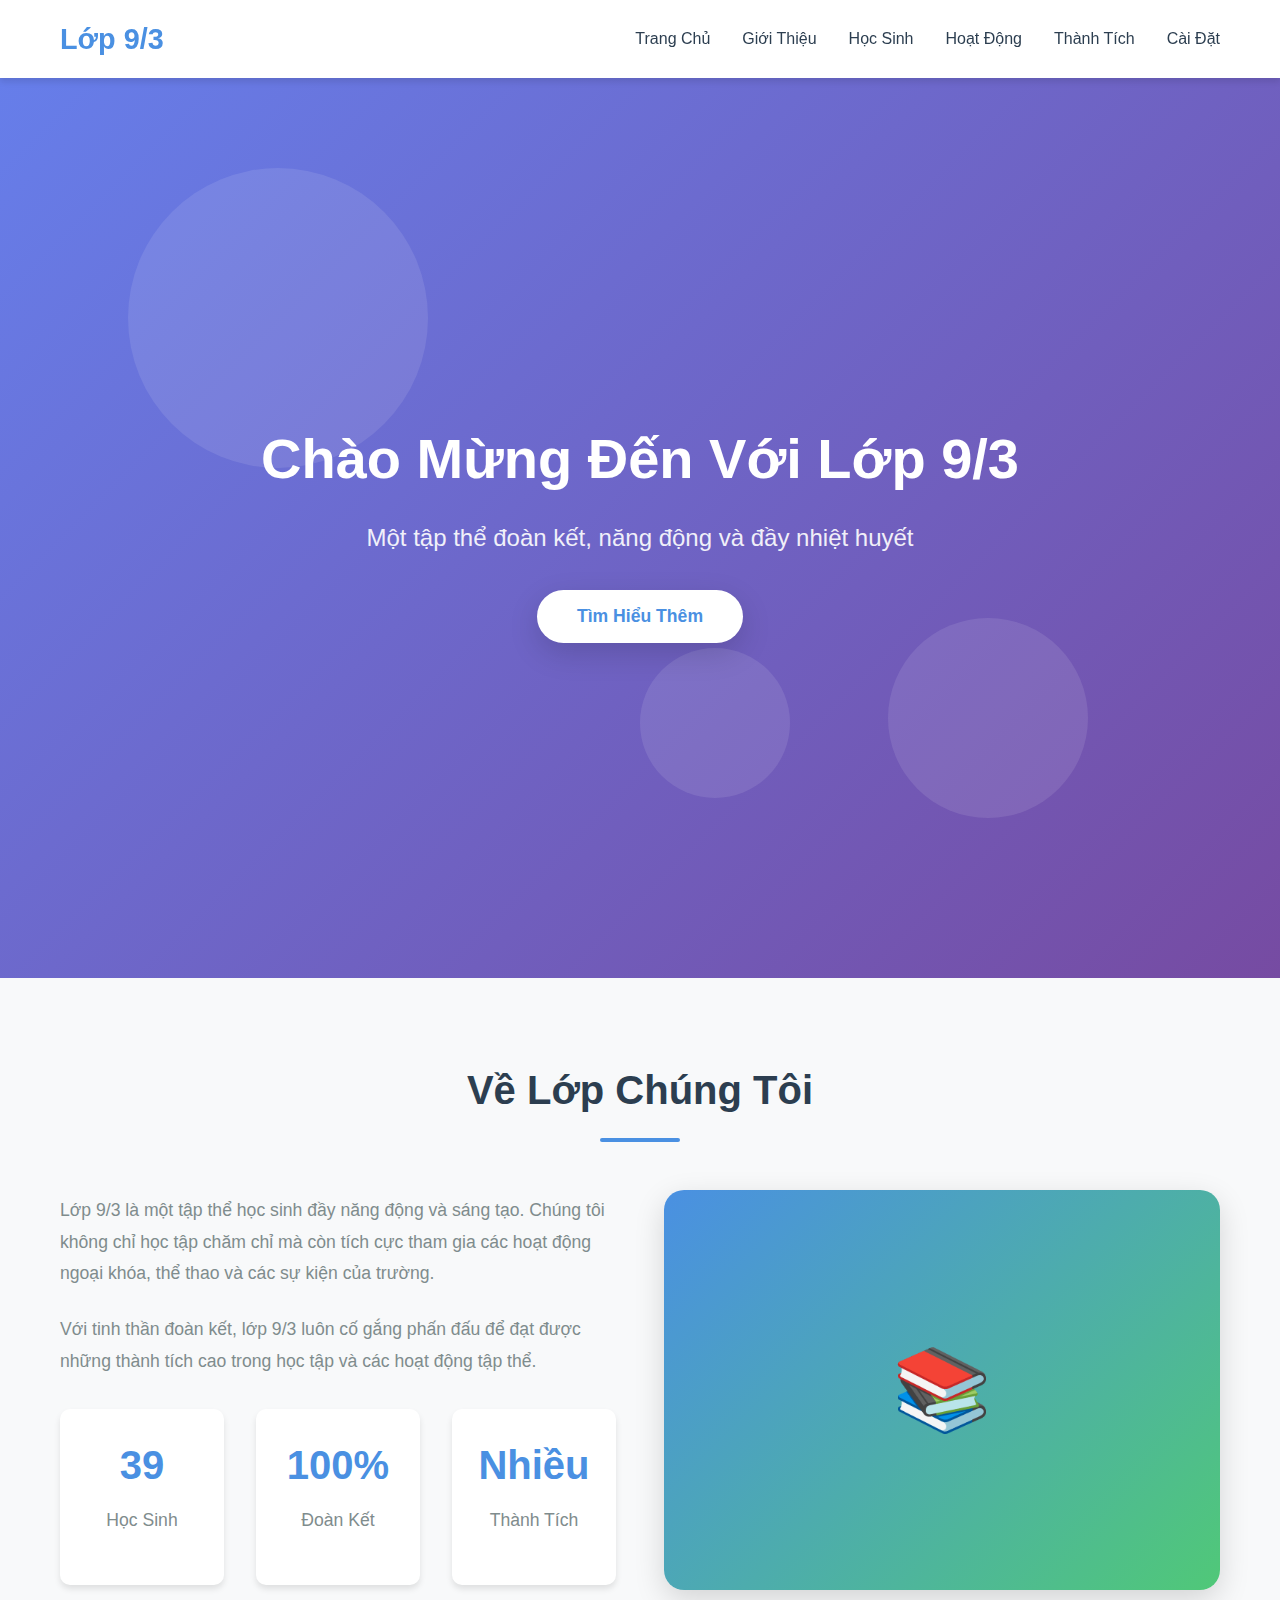
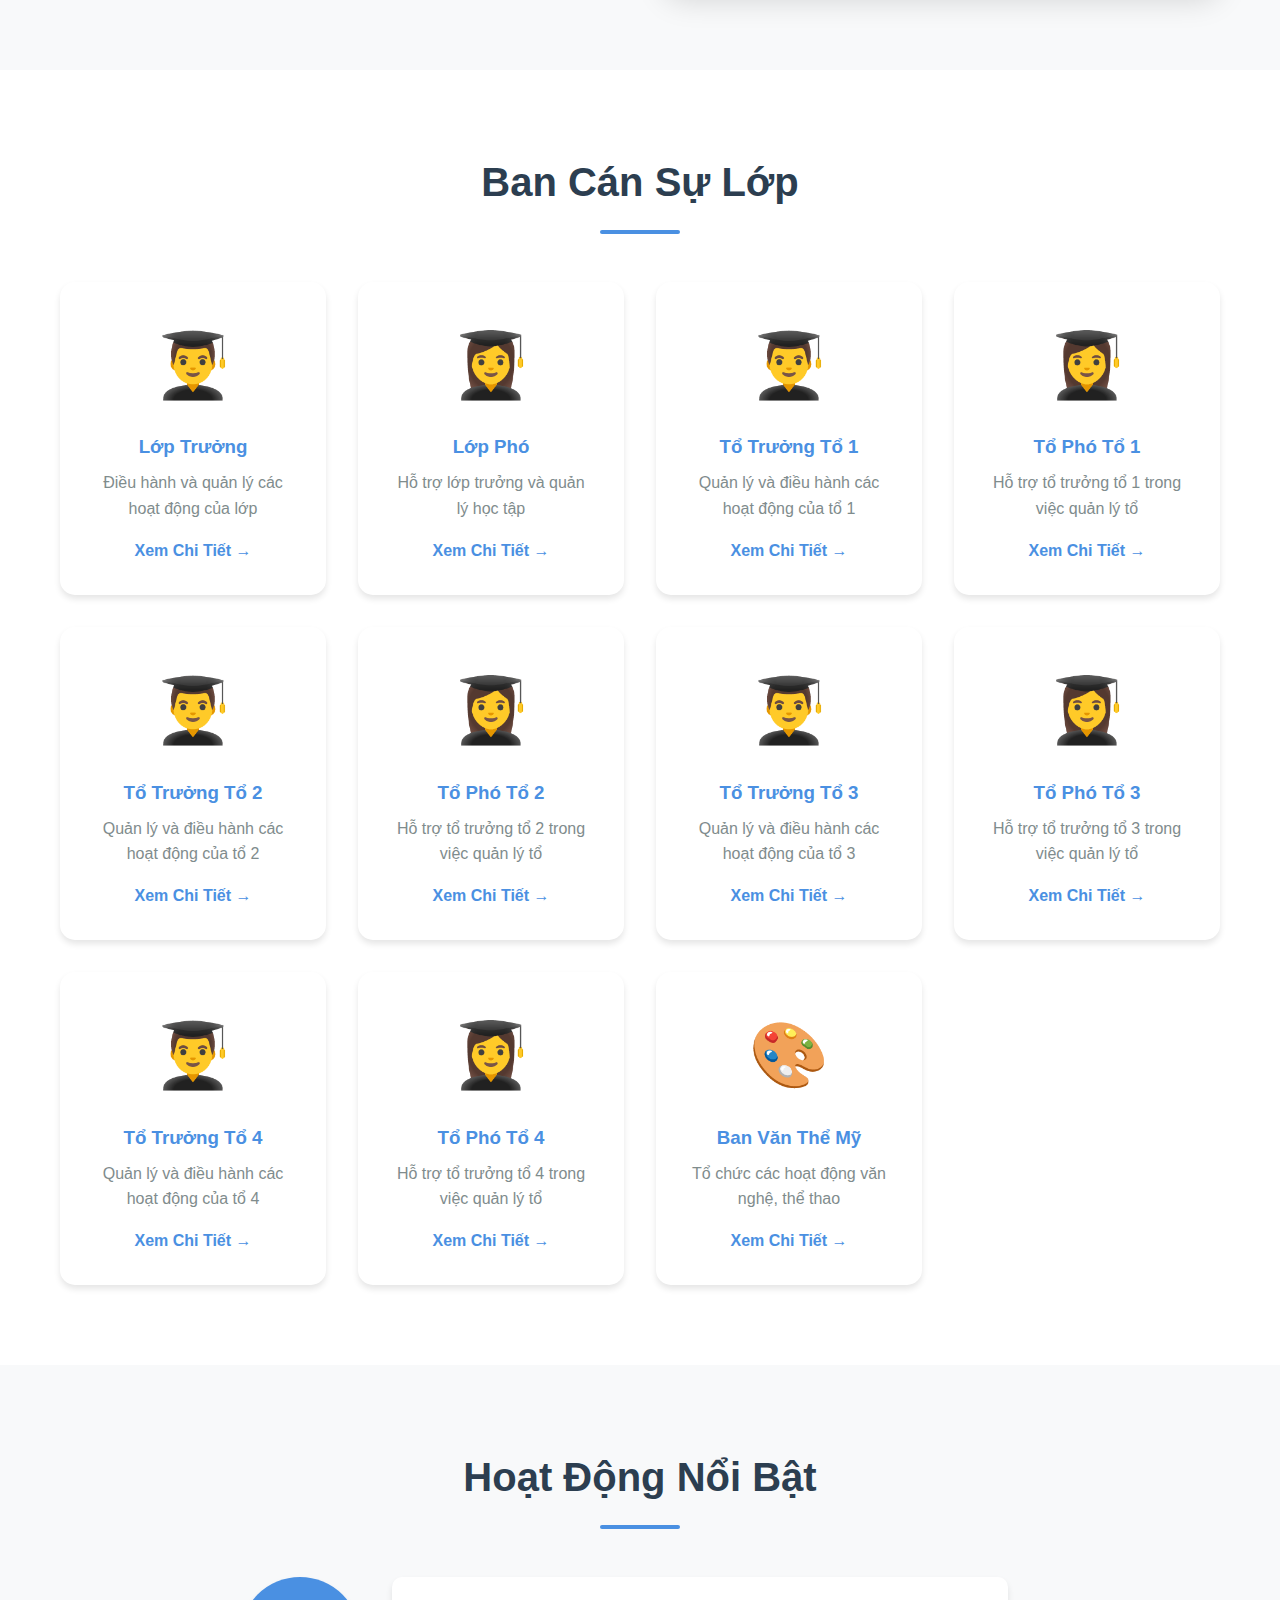
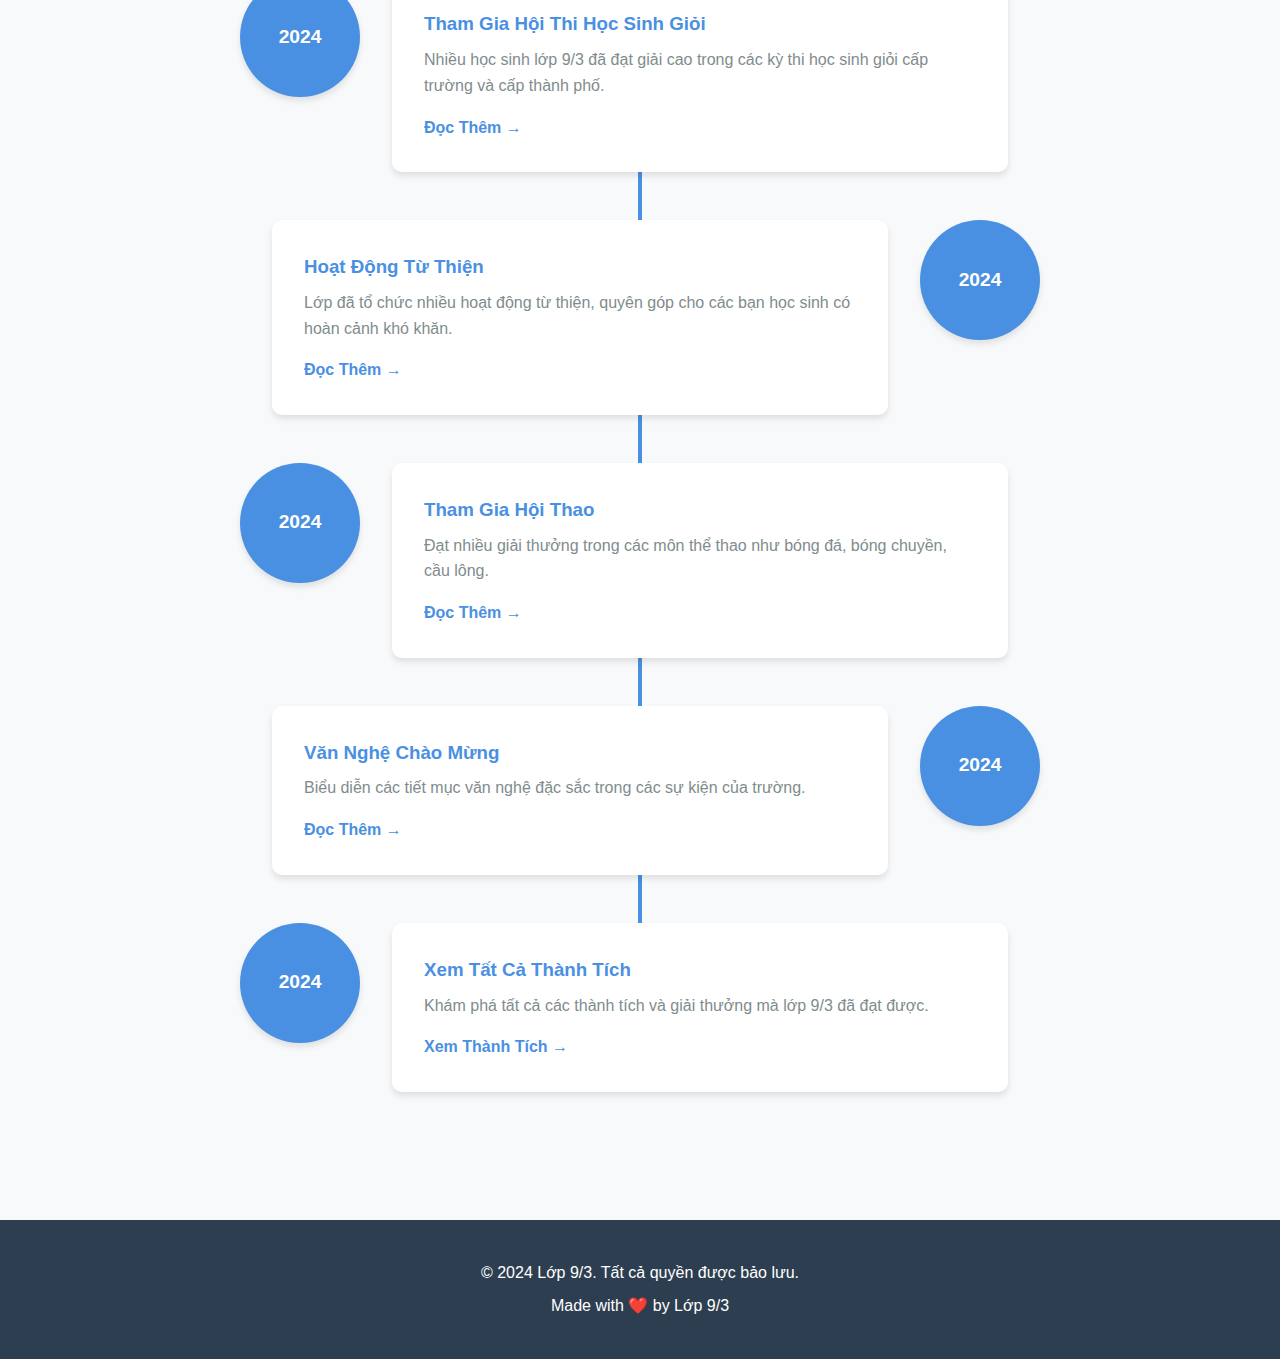
<file: index.html>
<!DOCTYPE html>
<html lang="vi">
  <head>
    <meta charset="UTF-8" />
    <meta name="viewport" content="width=device-width, initial-scale=1.0" />
    <title>Lớp 9/3 - Trang Giới Thiệu</title>
    <link rel="stylesheet" href="style.css" />
    <script src="firebaseConfig.js"></script>
  </head>
  <body>
    <header>
      <nav class="navbar">
        <div class="container">
          <h1 class="logo">Lớp 9/3</h1>
          <ul class="nav-menu">
            <li><a href="index.html">Trang Chủ</a></li>
            <li><a href="about.html">Giới Thiệu</a></li>
            <li><a href="students.html">Học Sinh</a></li>
            <li><a href="activities.html">Hoạt Động</a></li>
            <li><a href="achievements.html">Thành Tích</a></li>
            <li><a href="settings.html">Cài Đặt</a></li>
          </ul>
        </div>
      </nav>
    </header>

    <main>
      <section id="home" class="hero">
        <div class="hero-content">
          <h2 class="hero-title">Chào Mừng Đến Với Lớp 9/3</h2>
          <p class="hero-subtitle">
            Một tập thể đoàn kết, năng động và đầy nhiệt huyết
          </p>
          <button class="cta-button" onclick="scrollToSection('about')">
            Tìm Hiểu Thêm
          </button>
        </div>
        <div class="hero-decoration">
          <div class="circle circle-1"></div>
          <div class="circle circle-2"></div>
          <div class="circle circle-3"></div>
        </div>
      </section>

      <section id="about" class="about">
        <div class="container">
          <h2 class="section-title">Về Lớp Chúng Tôi</h2>
          <div class="about-content">
            <div class="about-text">
              <p>
                Lớp 9/3 là một tập thể học sinh đầy năng động và sáng tạo. Chúng
                tôi không chỉ học tập chăm chỉ mà còn tích cực tham gia các hoạt
                động ngoại khóa, thể thao và các sự kiện của trường.
              </p>
              <p>
                Với tinh thần đoàn kết, lớp 9/3 luôn cố gắng phấn đấu để đạt
                được những thành tích cao trong học tập và các hoạt động tập
                thể.
              </p>
              <div class="stats">
                <div class="stat-item">
                  <h3>39</h3>
                  <p>Học Sinh</p>
                </div>
                <div class="stat-item">
                  <h3>100%</h3>
                  <p>Đoàn Kết</p>
                </div>
                <div class="stat-item">
                  <h3>Nhiều</h3>
                  <p>Thành Tích</p>
                </div>
              </div>
            </div>
            <div class="about-image">
              <div class="image-placeholder">
                <span>📚</span>
              </div>
            </div>
          </div>
        </div>
      </section>

      <section id="students" class="students">
        <div class="container">
          <h2 class="section-title">Ban Cán Sự Lớp</h2>
          <div class="students-grid">
            <div class="student-card">
              <div class="student-avatar">👨‍🎓</div>
              <h3>Lớp Trưởng</h3>
              <p>Điều hành và quản lý các hoạt động của lớp</p>
              <a href="students.html" class="card-link">Xem Chi Tiết →</a>
            </div>
            <div class="student-card">
              <div class="student-avatar">👩‍🎓</div>
              <h3>Lớp Phó</h3>
              <p>Hỗ trợ lớp trưởng và quản lý học tập</p>
              <a href="students.html" class="card-link">Xem Chi Tiết →</a>
            </div>
            <div class="student-card">
              <div class="student-avatar">👨‍🎓</div>
              <h3>Tổ Trưởng Tổ 1</h3>
              <p>Quản lý và điều hành các hoạt động của tổ 1</p>
              <a href="students.html" class="card-link">Xem Chi Tiết →</a>
            </div>
            <div class="student-card">
              <div class="student-avatar">👩‍🎓</div>
              <h3>Tổ Phó Tổ 1</h3>
              <p>Hỗ trợ tổ trưởng tổ 1 trong việc quản lý tổ</p>
              <a href="students.html" class="card-link">Xem Chi Tiết →</a>
            </div>
            <div class="student-card">
              <div class="student-avatar">👨‍🎓</div>
              <h3>Tổ Trưởng Tổ 2</h3>
              <p>Quản lý và điều hành các hoạt động của tổ 2</p>
              <a href="students.html" class="card-link">Xem Chi Tiết →</a>
            </div>
            <div class="student-card">
              <div class="student-avatar">👩‍🎓</div>
              <h3>Tổ Phó Tổ 2</h3>
              <p>Hỗ trợ tổ trưởng tổ 2 trong việc quản lý tổ</p>
              <a href="students.html" class="card-link">Xem Chi Tiết →</a>
            </div>
            <div class="student-card">
              <div class="student-avatar">👨‍🎓</div>
              <h3>Tổ Trưởng Tổ 3</h3>
              <p>Quản lý và điều hành các hoạt động của tổ 3</p>
              <a href="students.html" class="card-link">Xem Chi Tiết →</a>
            </div>
            <div class="student-card">
              <div class="student-avatar">👩‍🎓</div>
              <h3>Tổ Phó Tổ 3</h3>
              <p>Hỗ trợ tổ trưởng tổ 3 trong việc quản lý tổ</p>
              <a href="students.html" class="card-link">Xem Chi Tiết →</a>
            </div>
            <div class="student-card">
              <div class="student-avatar">👨‍🎓</div>
              <h3>Tổ Trưởng Tổ 4</h3>
              <p>Quản lý và điều hành các hoạt động của tổ 4</p>
              <a href="students.html" class="card-link">Xem Chi Tiết →</a>
            </div>
            <div class="student-card">
              <div class="student-avatar">👩‍🎓</div>
              <h3>Tổ Phó Tổ 4</h3>
              <p>Hỗ trợ tổ trưởng tổ 4 trong việc quản lý tổ</p>
              <a href="students.html" class="card-link">Xem Chi Tiết →</a>
            </div>
            <div class="student-card">
              <div class="student-avatar">🎨</div>
              <h3>Ban Văn Thể Mỹ</h3>
              <p>Tổ chức các hoạt động văn nghệ, thể thao</p>
              <a href="students.html" class="card-link">Xem Chi Tiết →</a>
            </div>
          </div>
        </div>
      </section>

      <section id="activities" class="activities">
        <div class="container">
          <h2 class="section-title">Hoạt Động Nổi Bật</h2>
          <div class="activities-timeline">
            <div class="timeline-item">
              <div class="timeline-date">2024</div>
              <div class="timeline-content">
                <h3>Tham Gia Hội Thi Học Sinh Giỏi</h3>
                <p>
                  Nhiều học sinh lớp 9/3 đã đạt giải cao trong các kỳ thi học
                  sinh giỏi cấp trường và cấp thành phố.
                </p>
                <a href="activities.html" class="timeline-link">Đọc Thêm →</a>
              </div>
            </div>
            <div class="timeline-item">
              <div class="timeline-date">2024</div>
              <div class="timeline-content">
                <h3>Hoạt Động Từ Thiện</h3>
                <p>
                  Lớp đã tổ chức nhiều hoạt động từ thiện, quyên góp cho các bạn
                  học sinh có hoàn cảnh khó khăn.
                </p>
                <a href="activities.html" class="timeline-link">Đọc Thêm →</a>
              </div>
            </div>
            <div class="timeline-item">
              <div class="timeline-date">2024</div>
              <div class="timeline-content">
                <h3>Tham Gia Hội Thao</h3>
                <p>
                  Đạt nhiều giải thưởng trong các môn thể thao như bóng đá, bóng
                  chuyền, cầu lông.
                </p>
                <a href="activities.html" class="timeline-link">Đọc Thêm →</a>
              </div>
            </div>
            <div class="timeline-item">
              <div class="timeline-date">2024</div>
              <div class="timeline-content">
                <h3>Văn Nghệ Chào Mừng</h3>
                <p>
                  Biểu diễn các tiết mục văn nghệ đặc sắc trong các sự kiện của
                  trường.
                </p>
                <a href="activities.html" class="timeline-link">Đọc Thêm →</a>
              </div>
            </div>
            <div class="timeline-item">
              <div class="timeline-date">2024</div>
              <div class="timeline-content">
                <h3>Xem Tất Cả Thành Tích</h3>
                <p>
                  Khám phá tất cả các thành tích và giải thưởng mà lớp 9/3 đã
                  đạt được.
                </p>
                <a href="achievements.html" class="timeline-link"
                  >Xem Thành Tích →</a
                >
              </div>
            </div>
          </div>
        </div>
      </section>
    </main>

    <footer>
      <div class="container">
        <p>&copy; 2024 Lớp 9/3. Tất cả quyền được bảo lưu.</p>
        <p>Made with ❤️ by Lớp 9/3</p>
      </div>
    </footer>

    <script src="script.js"></script>
    <script src="settings.js"></script>
  </body>
</html>
</file>
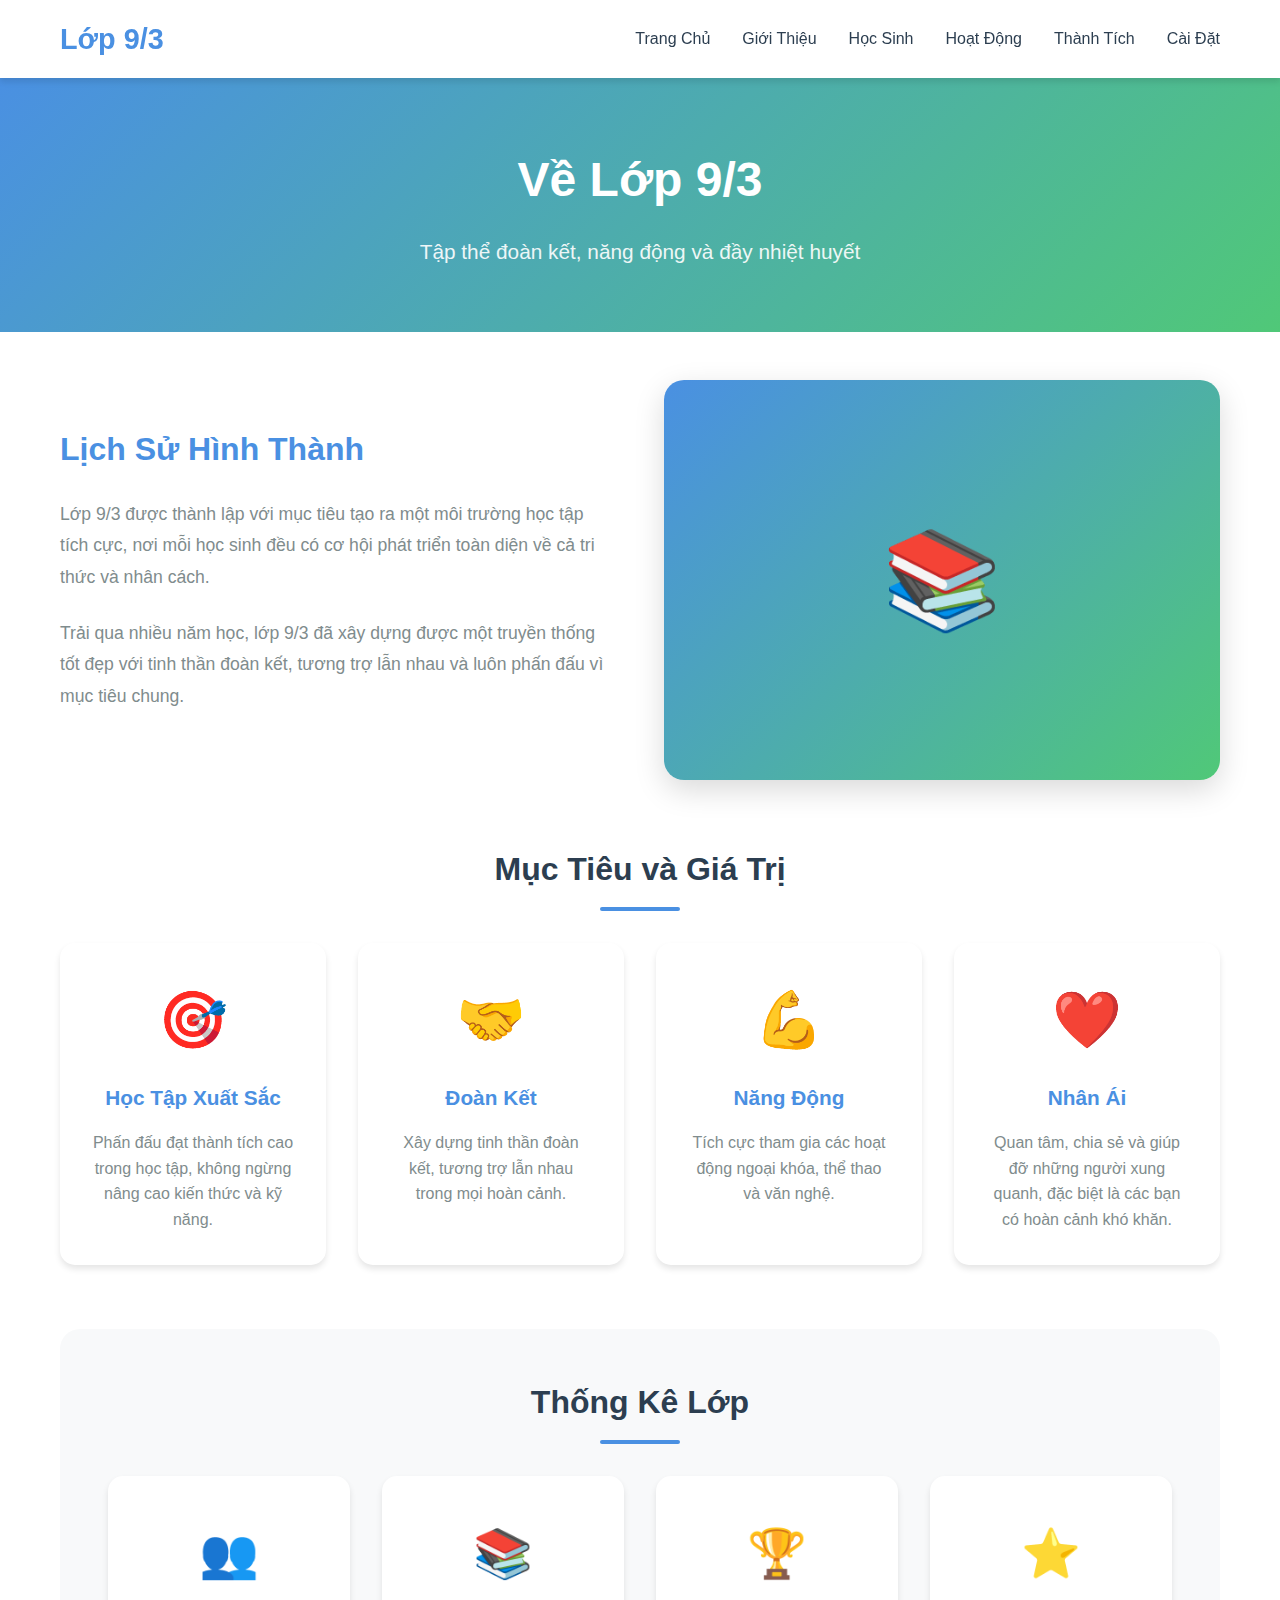
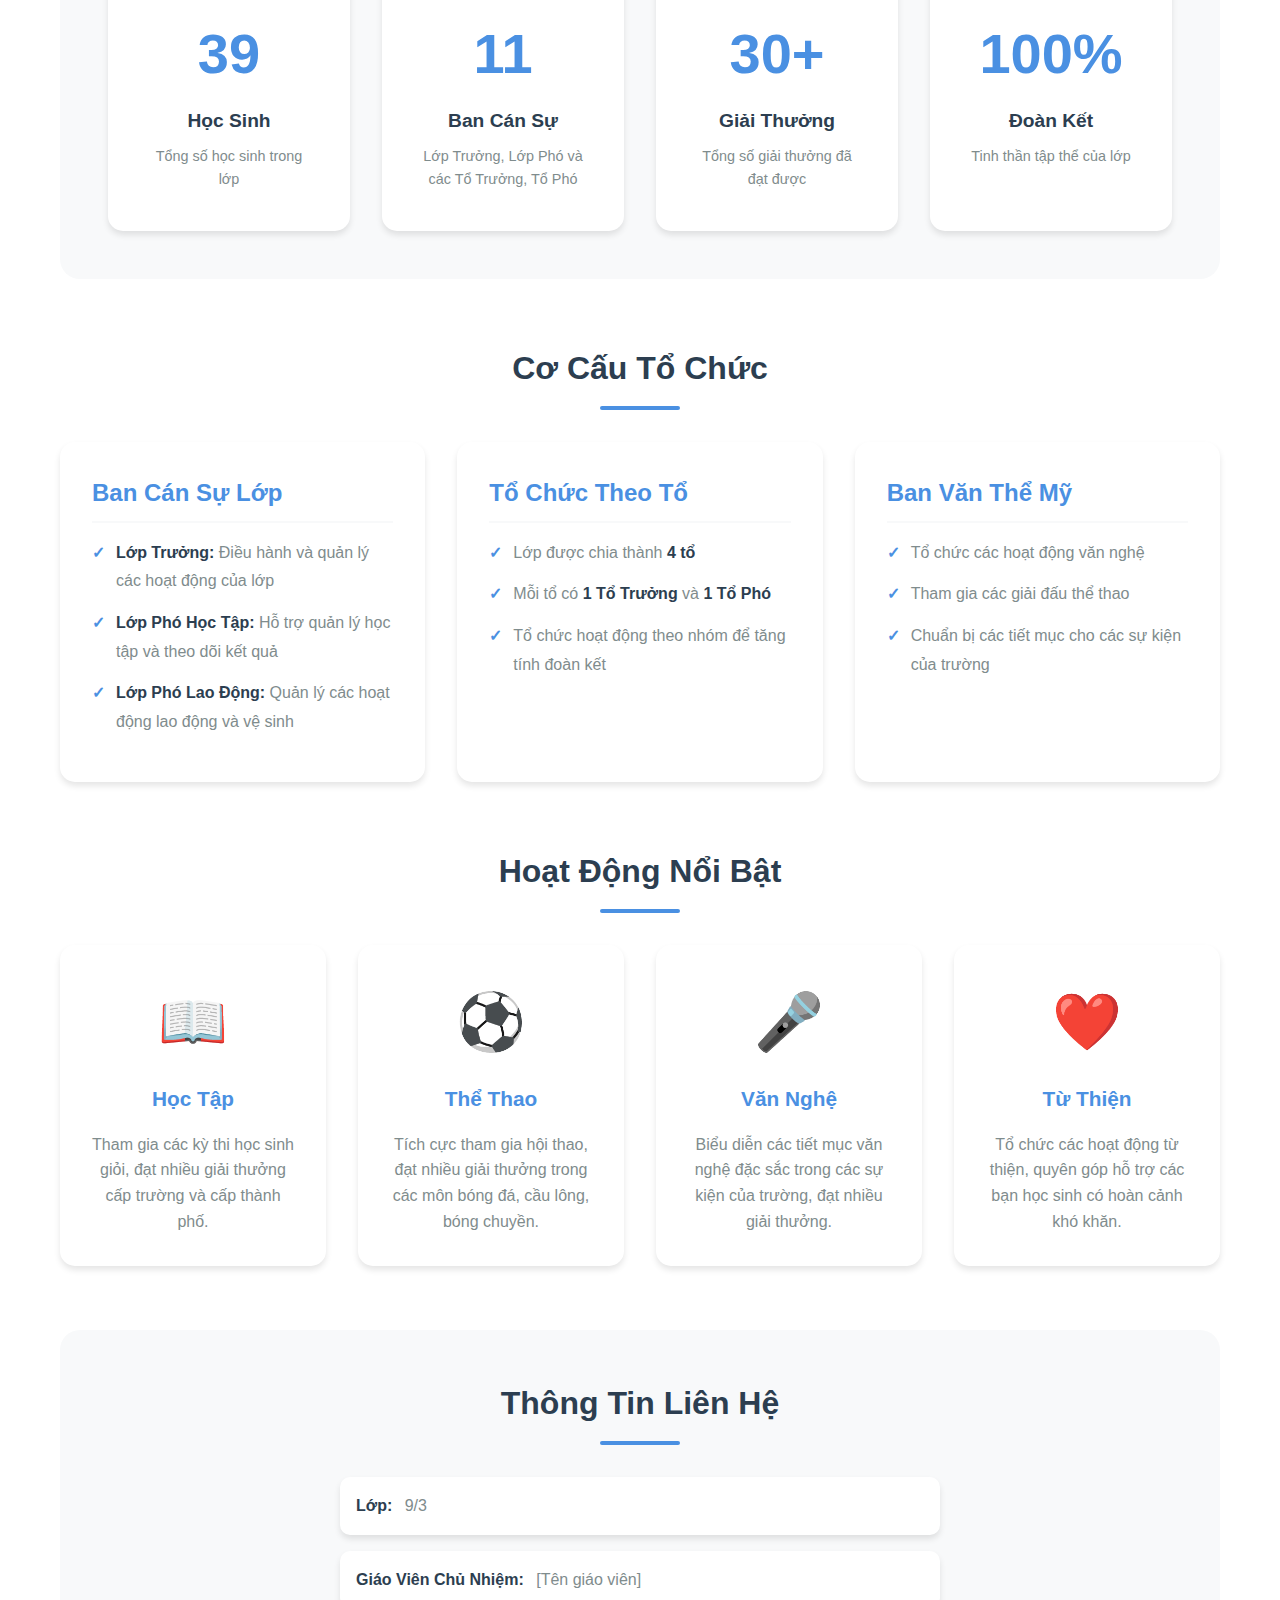
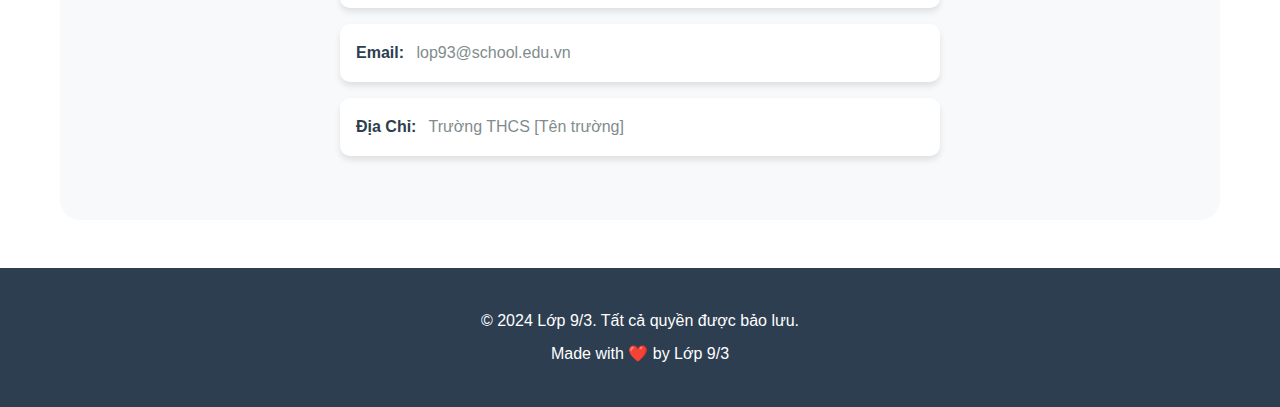
<file: about.html>
<!DOCTYPE html>
<html lang="vi">
  <head>
    <meta charset="UTF-8" />
    <meta name="viewport" content="width=device-width, initial-scale=1.0" />
    <title>Giới Thiệu - Lớp 9/3</title>
    <link rel="stylesheet" href="style.css" />
  </head>
  <body>
    <header>
      <nav class="navbar">
        <div class="container">
          <h1 class="logo">
            <a href="index.html" style="text-decoration: none; color: inherit"
              >Lớp 9/3</a
            >
          </h1>
          <ul class="nav-menu">
            <li><a href="index.html#home">Trang Chủ</a></li>
            <li><a href="about.html">Giới Thiệu</a></li>
            <li><a href="students.html">Học Sinh</a></li>
            <li><a href="activities.html">Hoạt Động</a></li>
            <li><a href="achievements.html">Thành Tích</a></li>
            <li><a href="settings.html">Cài Đặt</a></li>
          </ul>
        </div>
      </nav>
    </header>

    <main>
      <section class="page-header">
        <div class="container">
          <h1 class="page-title">Về Lớp 9/3</h1>
          <p class="page-subtitle">
            Tập thể đoàn kết, năng động và đầy nhiệt huyết
          </p>
        </div>
      </section>

      <section class="about-detail">
        <div class="container">
          <!-- Giới thiệu chung -->
          <div class="about-section">
            <div class="about-content-grid">
              <div class="about-text-content">
                <h2>Lịch Sử Hình Thành</h2>
                <p>
                  Lớp 9/3 được thành lập với mục tiêu tạo ra một môi trường học
                  tập tích cực, nơi mỗi học sinh đều có cơ hội phát triển toàn
                  diện về cả tri thức và nhân cách.
                </p>
                <p>
                  Trải qua nhiều năm học, lớp 9/3 đã xây dựng được một truyền
                  thống tốt đẹp với tinh thần đoàn kết, tương trợ lẫn nhau và
                  luôn phấn đấu vì mục tiêu chung.
                </p>
              </div>
              <div class="about-image-placeholder-large">
                <span>📚</span>
              </div>
            </div>
          </div>

          <!-- Mục tiêu và giá trị -->
          <div class="about-section">
            <h2 class="about-section-title">Mục Tiêu và Giá Trị</h2>
            <div class="values-grid">
              <div class="value-card">
                <div class="value-icon">🎯</div>
                <h3>Học Tập Xuất Sắc</h3>
                <p>
                  Phấn đấu đạt thành tích cao trong học tập, không ngừng nâng
                  cao kiến thức và kỹ năng.
                </p>
              </div>
              <div class="value-card">
                <div class="value-icon">🤝</div>
                <h3>Đoàn Kết</h3>
                <p>
                  Xây dựng tinh thần đoàn kết, tương trợ lẫn nhau trong mọi hoàn
                  cảnh.
                </p>
              </div>
              <div class="value-card">
                <div class="value-icon">💪</div>
                <h3>Năng Động</h3>
                <p>
                  Tích cực tham gia các hoạt động ngoại khóa, thể thao và văn
                  nghệ.
                </p>
              </div>
              <div class="value-card">
                <div class="value-icon">❤️</div>
                <h3>Nhân Ái</h3>
                <p>
                  Quan tâm, chia sẻ và giúp đỡ những người xung quanh, đặc biệt
                  là các bạn có hoàn cảnh khó khăn.
                </p>
              </div>
            </div>
          </div>

          <!-- Thống kê lớp -->
          <div class="about-section stats-section">
            <h2 class="about-section-title">Thống Kê Lớp</h2>
            <div class="stats-grid-large">
              <div class="stat-card-large">
                <div class="stat-icon">👥</div>
                <div class="stat-number-large">39</div>
                <div class="stat-label-large">Học Sinh</div>
                <p>Tổng số học sinh trong lớp</p>
              </div>
              <div class="stat-card-large">
                <div class="stat-icon">📚</div>
                <div class="stat-number-large">11</div>
                <div class="stat-label-large">Ban Cán Sự</div>
                <p>Lớp Trưởng, Lớp Phó và các Tổ Trưởng, Tổ Phó</p>
              </div>
              <div class="stat-card-large">
                <div class="stat-icon">🏆</div>
                <div class="stat-number-large">30+</div>
                <div class="stat-label-large">Giải Thưởng</div>
                <p>Tổng số giải thưởng đã đạt được</p>
              </div>
              <div class="stat-card-large">
                <div class="stat-icon">⭐</div>
                <div class="stat-number-large">100%</div>
                <div class="stat-label-large">Đoàn Kết</div>
                <p>Tinh thần tập thể của lớp</p>
              </div>
            </div>
          </div>

          <!-- Cơ cấu tổ chức -->
          <div class="about-section">
            <h2 class="about-section-title">Cơ Cấu Tổ Chức</h2>
            <div class="organization-structure">
              <div class="org-level">
                <h3>Ban Cán Sự Lớp</h3>
                <ul>
                  <li>
                    <strong>Lớp Trưởng:</strong> Điều hành và quản lý các hoạt
                    động của lớp
                  </li>
                  <li>
                    <strong>Lớp Phó Học Tập:</strong> Hỗ trợ quản lý học tập và
                    theo dõi kết quả
                  </li>
                  <li>
                    <strong>Lớp Phó Lao Động:</strong> Quản lý các hoạt động lao
                    động và vệ sinh
                  </li>
                </ul>
              </div>
              <div class="org-level">
                <h3>Tổ Chức Theo Tổ</h3>
                <ul>
                  <li>Lớp được chia thành <strong>4 tổ</strong></li>
                  <li>
                    Mỗi tổ có <strong>1 Tổ Trưởng</strong> và
                    <strong>1 Tổ Phó</strong>
                  </li>
                  <li>Tổ chức hoạt động theo nhóm để tăng tính đoàn kết</li>
                </ul>
              </div>
              <div class="org-level">
                <h3>Ban Văn Thể Mỹ</h3>
                <ul>
                  <li>Tổ chức các hoạt động văn nghệ</li>
                  <li>Tham gia các giải đấu thể thao</li>
                  <li>Chuẩn bị các tiết mục cho các sự kiện của trường</li>
                </ul>
              </div>
            </div>
          </div>

          <!-- Hoạt động nổi bật -->
          <div class="about-section">
            <h2 class="about-section-title">Hoạt Động Nổi Bật</h2>
            <div class="activities-highlight">
              <div class="activity-highlight-item">
                <div class="highlight-icon">📖</div>
                <h3>Học Tập</h3>
                <p>
                  Tham gia các kỳ thi học sinh giỏi, đạt nhiều giải thưởng cấp
                  trường và cấp thành phố.
                </p>
              </div>
              <div class="activity-highlight-item">
                <div class="highlight-icon">⚽</div>
                <h3>Thể Thao</h3>
                <p>
                  Tích cực tham gia hội thao, đạt nhiều giải thưởng trong các
                  môn bóng đá, cầu lông, bóng chuyền.
                </p>
              </div>
              <div class="activity-highlight-item">
                <div class="highlight-icon">🎤</div>
                <h3>Văn Nghệ</h3>
                <p>
                  Biểu diễn các tiết mục văn nghệ đặc sắc trong các sự kiện của
                  trường, đạt nhiều giải thưởng.
                </p>
              </div>
              <div class="activity-highlight-item">
                <div class="highlight-icon">❤️</div>
                <h3>Từ Thiện</h3>
                <p>
                  Tổ chức các hoạt động từ thiện, quyên góp hỗ trợ các bạn học
                  sinh có hoàn cảnh khó khăn.
                </p>
              </div>
            </div>
          </div>

          <!-- Thông tin liên hệ -->
          <div class="about-section contact-info-section">
            <h2 class="about-section-title">Thông Tin Liên Hệ</h2>
            <div class="contact-details">
              <div class="contact-detail-item"><strong>Lớp:</strong> 9/3</div>
              <div class="contact-detail-item">
                <strong>Giáo Viên Chủ Nhiệm:</strong> [Tên giáo viên]
              </div>
              <div class="contact-detail-item">
                <strong>Email:</strong> lop93@school.edu.vn
              </div>
              <div class="contact-detail-item">
                <strong>Địa Chỉ:</strong> Trường THCS [Tên trường]
              </div>
            </div>
          </div>
        </div>
      </section>
    </main>

    <footer>
      <div class="container">
        <p>&copy; 2024 Lớp 9/3. Tất cả quyền được bảo lưu.</p>
        <p>Made with ❤️ by Lớp 9/3</p>
      </div>
    </footer>

    <script src="script.js"></script>
    <script src="settings.js"></script>
  </body>
</html>
</file>
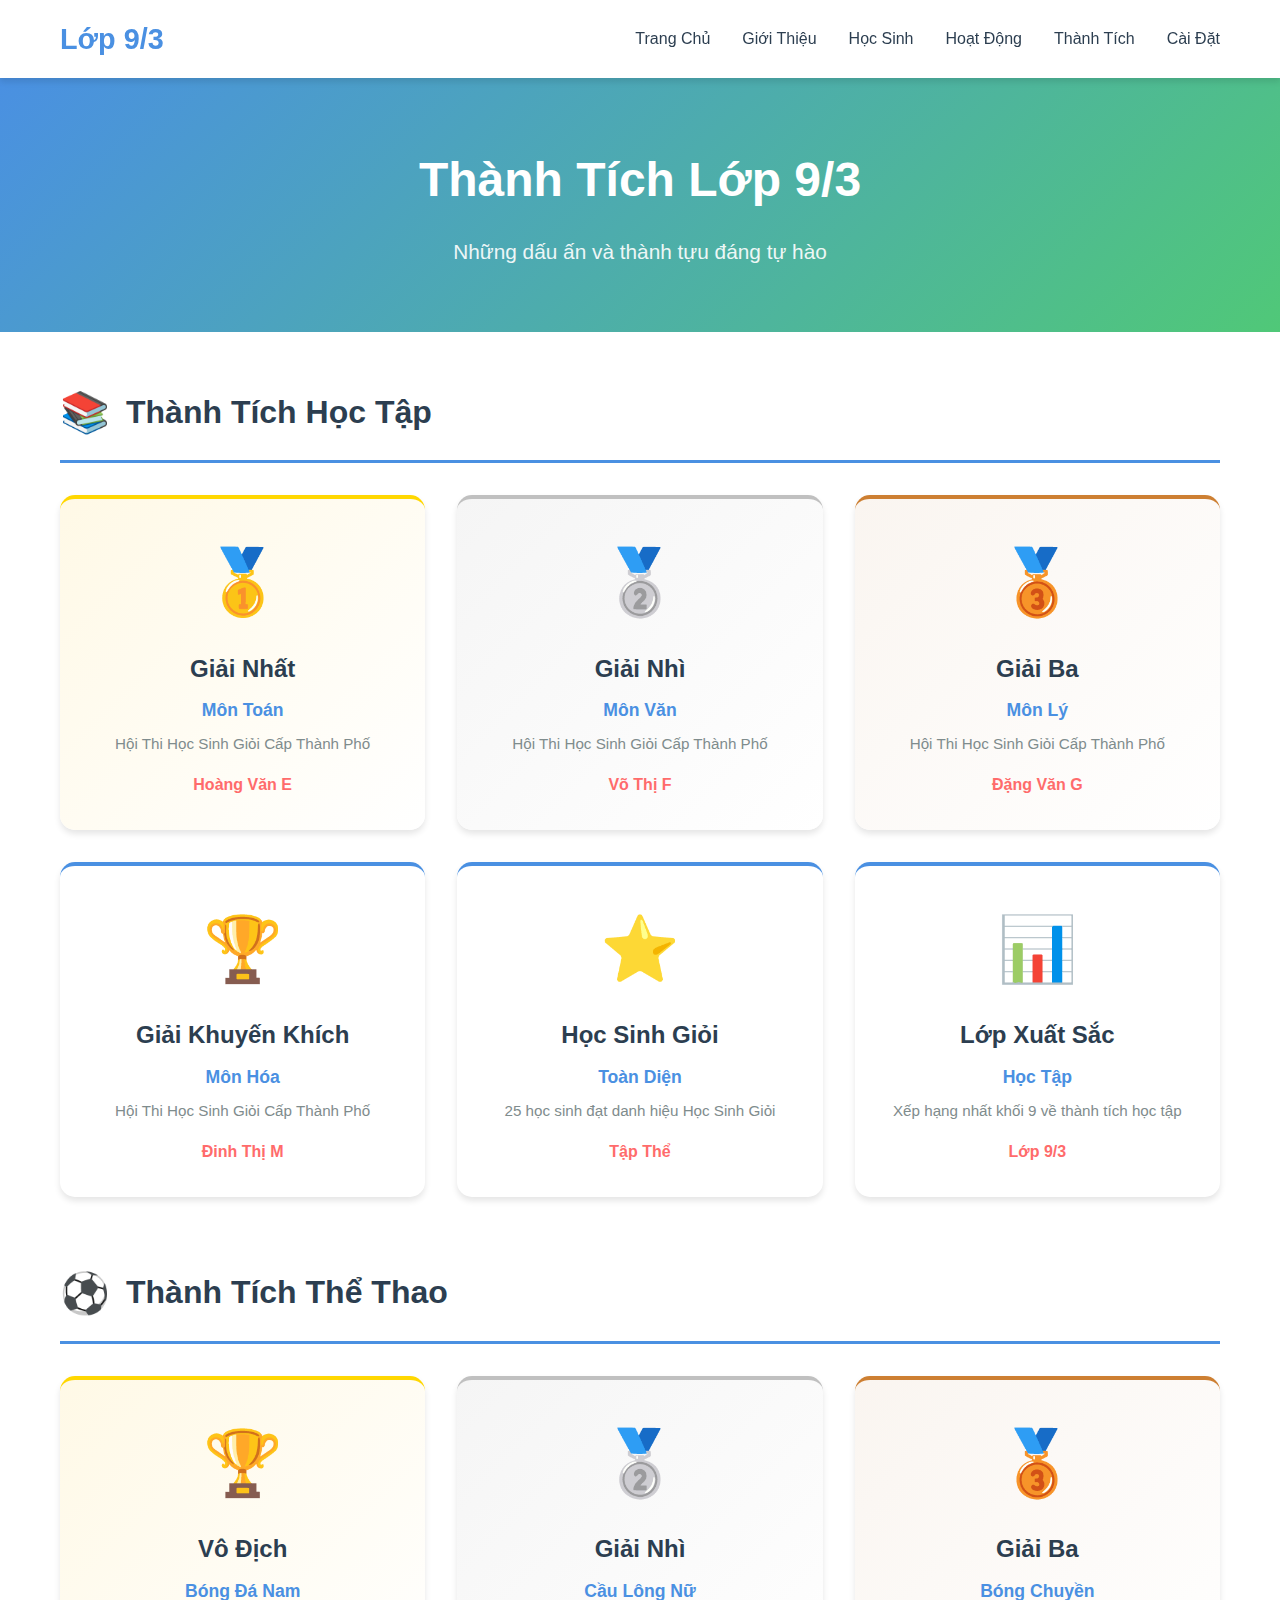
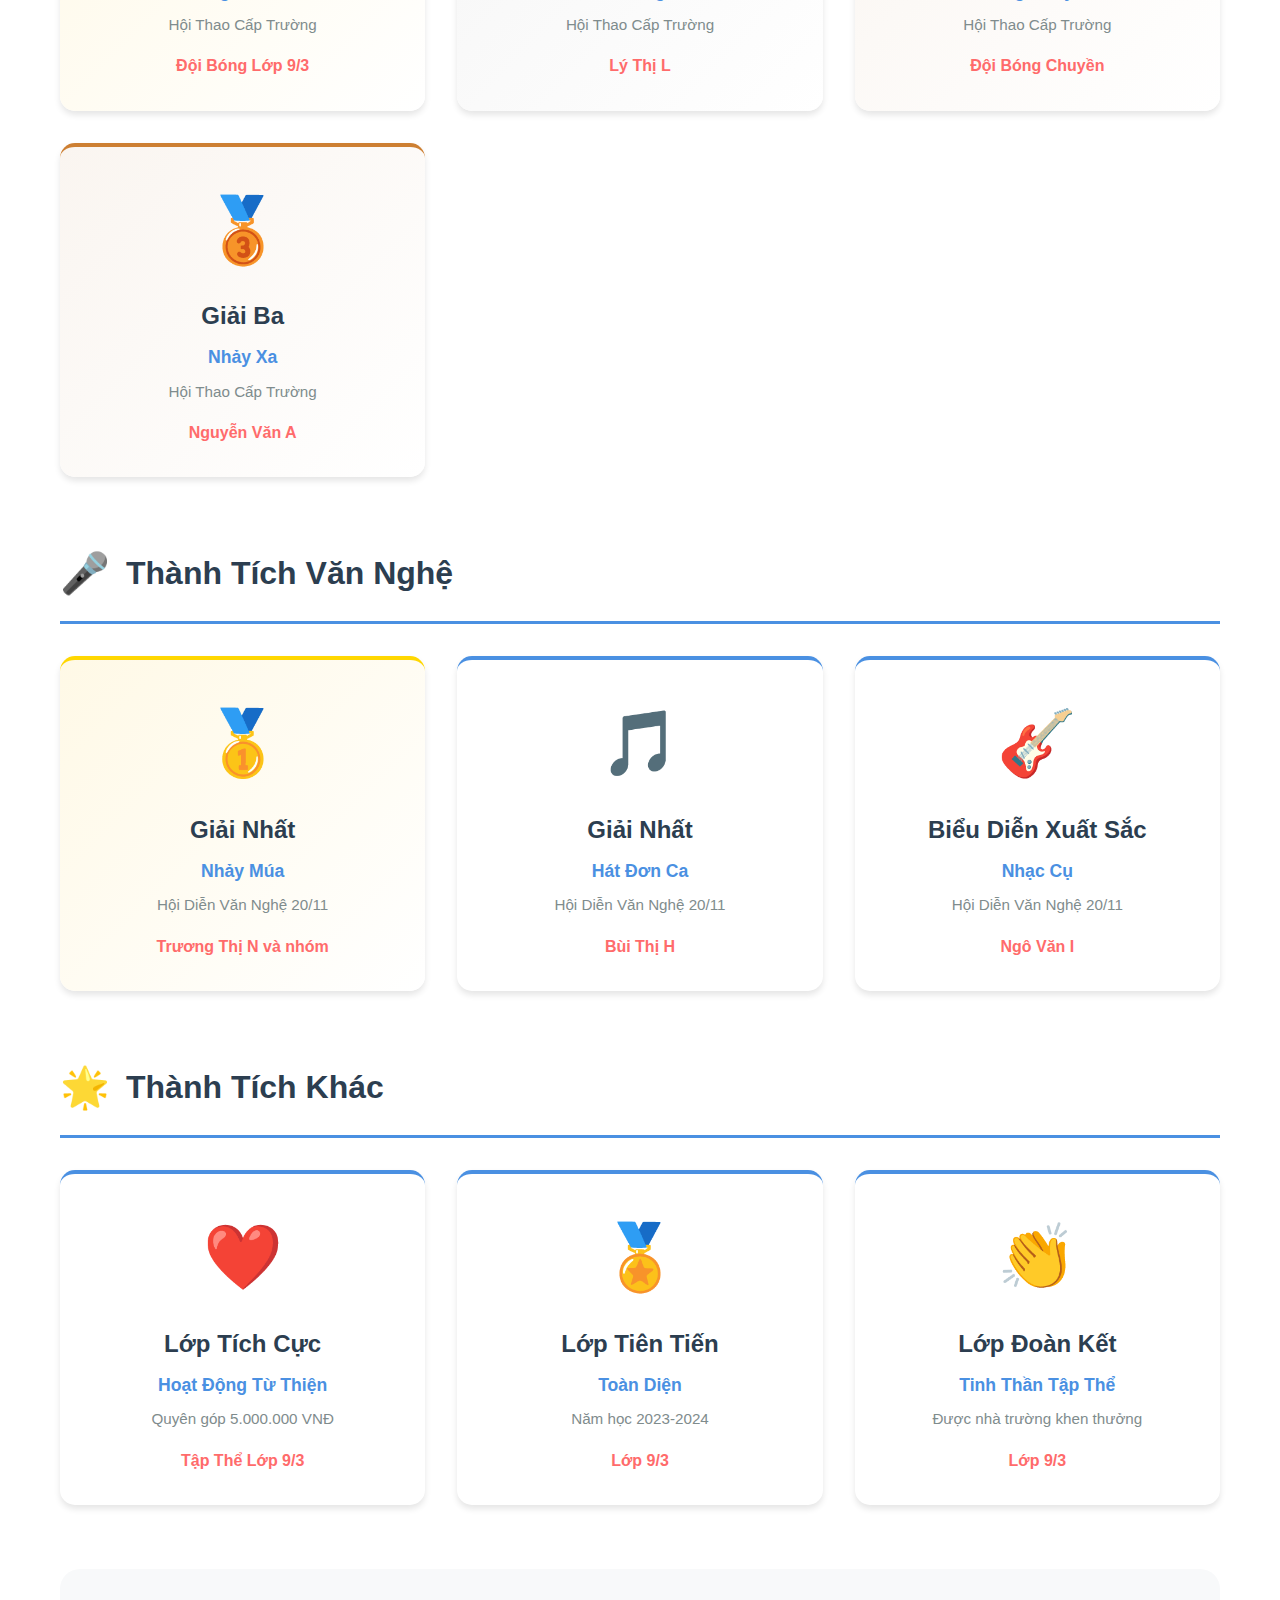
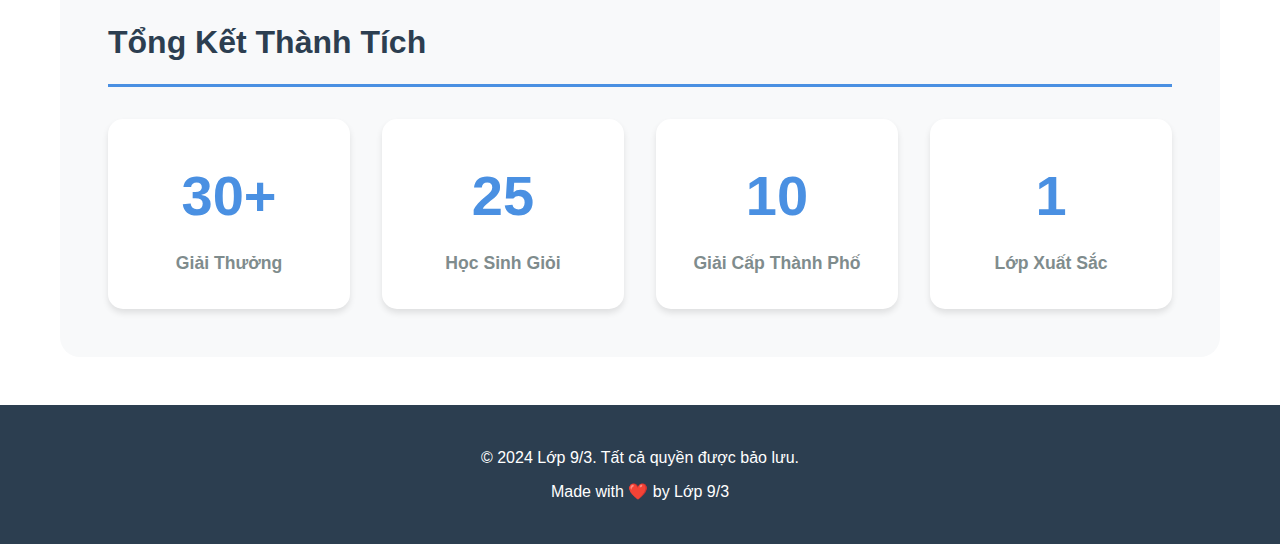
<file: achievements.html>
<!DOCTYPE html>
<html lang="vi">
  <head>
    <meta charset="UTF-8" />
    <meta name="viewport" content="width=device-width, initial-scale=1.0" />
    <title>Thành Tích - Lớp 9/3</title>
    <link rel="stylesheet" href="style.css" />
  </head>
  <body>
    <header>
      <nav class="navbar">
        <div class="container">
          <h1 class="logo">
            <a href="index.html" style="text-decoration: none; color: inherit"
              >Lớp 9/3</a
            >
          </h1>
          <ul class="nav-menu">
            <li><a href="index.html#home">Trang Chủ</a></li>
            <li><a href="about.html">Giới Thiệu</a></li>
            <li><a href="students.html">Học Sinh</a></li>
            <li><a href="activities.html">Hoạt Động</a></li>
            <li><a href="achievements.html">Thành Tích</a></li>
            <li><a href="settings.html">Cài Đặt</a></li>
          </ul>
        </div>
      </nav>
    </header>

    <main>
      <section class="page-header">
        <div class="container">
          <h1 class="page-title">Thành Tích Lớp 9/3</h1>
          <p class="page-subtitle">Những dấu ấn và thành tựu đáng tự hào</p>
        </div>
      </section>

      <section class="achievements-section">
        <div class="container">
          <!-- Thành tích học tập -->
          <div class="achievement-category">
            <h2 class="category-title">
              <span class="category-icon">📚</span>
              Thành Tích Học Tập
            </h2>
            <div class="achievements-grid">
              <div class="achievement-card gold">
                <div class="achievement-icon">🥇</div>
                <h3>Giải Nhất</h3>
                <p class="achievement-subject">Môn Toán</p>
                <p class="achievement-detail">
                  Hội Thi Học Sinh Giỏi Cấp Thành Phố
                </p>
                <p class="achievement-student">Hoàng Văn E</p>
              </div>

              <div class="achievement-card silver">
                <div class="achievement-icon">🥈</div>
                <h3>Giải Nhì</h3>
                <p class="achievement-subject">Môn Văn</p>
                <p class="achievement-detail">
                  Hội Thi Học Sinh Giỏi Cấp Thành Phố
                </p>
                <p class="achievement-student">Võ Thị F</p>
              </div>

              <div class="achievement-card bronze">
                <div class="achievement-icon">🥉</div>
                <h3>Giải Ba</h3>
                <p class="achievement-subject">Môn Lý</p>
                <p class="achievement-detail">
                  Hội Thi Học Sinh Giỏi Cấp Thành Phố
                </p>
                <p class="achievement-student">Đặng Văn G</p>
              </div>

              <div class="achievement-card">
                <div class="achievement-icon">🏆</div>
                <h3>Giải Khuyến Khích</h3>
                <p class="achievement-subject">Môn Hóa</p>
                <p class="achievement-detail">
                  Hội Thi Học Sinh Giỏi Cấp Thành Phố
                </p>
                <p class="achievement-student">Đinh Thị M</p>
              </div>

              <div class="achievement-card">
                <div class="achievement-icon">⭐</div>
                <h3>Học Sinh Giỏi</h3>
                <p class="achievement-subject">Toàn Diện</p>
                <p class="achievement-detail">
                  25 học sinh đạt danh hiệu Học Sinh Giỏi
                </p>
                <p class="achievement-student">Tập Thể</p>
              </div>

              <div class="achievement-card">
                <div class="achievement-icon">📊</div>
                <h3>Lớp Xuất Sắc</h3>
                <p class="achievement-subject">Học Tập</p>
                <p class="achievement-detail">
                  Xếp hạng nhất khối 9 về thành tích học tập
                </p>
                <p class="achievement-student">Lớp 9/3</p>
              </div>
            </div>
          </div>

          <!-- Thành tích thể thao -->
          <div class="achievement-category">
            <h2 class="category-title">
              <span class="category-icon">⚽</span>
              Thành Tích Thể Thao
            </h2>
            <div class="achievements-grid">
              <div class="achievement-card gold">
                <div class="achievement-icon">🏆</div>
                <h3>Vô Địch</h3>
                <p class="achievement-subject">Bóng Đá Nam</p>
                <p class="achievement-detail">Hội Thao Cấp Trường</p>
                <p class="achievement-student">Đội Bóng Lớp 9/3</p>
              </div>

              <div class="achievement-card silver">
                <div class="achievement-icon">🥈</div>
                <h3>Giải Nhì</h3>
                <p class="achievement-subject">Cầu Lông Nữ</p>
                <p class="achievement-detail">Hội Thao Cấp Trường</p>
                <p class="achievement-student">Lý Thị L</p>
              </div>

              <div class="achievement-card bronze">
                <div class="achievement-icon">🥉</div>
                <h3>Giải Ba</h3>
                <p class="achievement-subject">Bóng Chuyền</p>
                <p class="achievement-detail">Hội Thao Cấp Trường</p>
                <p class="achievement-student">Đội Bóng Chuyền</p>
              </div>

              <div class="achievement-card bronze">
                <div class="achievement-icon">🥉</div>
                <h3>Giải Ba</h3>
                <p class="achievement-subject">Nhảy Xa</p>
                <p class="achievement-detail">Hội Thao Cấp Trường</p>
                <p class="achievement-student">Nguyễn Văn A</p>
              </div>
            </div>
          </div>

          <!-- Thành tích văn nghệ -->
          <div class="achievement-category">
            <h2 class="category-title">
              <span class="category-icon">🎤</span>
              Thành Tích Văn Nghệ
            </h2>
            <div class="achievements-grid">
              <div class="achievement-card gold">
                <div class="achievement-icon">🥇</div>
                <h3>Giải Nhất</h3>
                <p class="achievement-subject">Nhảy Múa</p>
                <p class="achievement-detail">Hội Diễn Văn Nghệ 20/11</p>
                <p class="achievement-student">Trương Thị N và nhóm</p>
              </div>

              <div class="achievement-card">
                <div class="achievement-icon">🎵</div>
                <h3>Giải Nhất</h3>
                <p class="achievement-subject">Hát Đơn Ca</p>
                <p class="achievement-detail">Hội Diễn Văn Nghệ 20/11</p>
                <p class="achievement-student">Bùi Thị H</p>
              </div>

              <div class="achievement-card">
                <div class="achievement-icon">🎸</div>
                <h3>Biểu Diễn Xuất Sắc</h3>
                <p class="achievement-subject">Nhạc Cụ</p>
                <p class="achievement-detail">Hội Diễn Văn Nghệ 20/11</p>
                <p class="achievement-student">Ngô Văn I</p>
              </div>
            </div>
          </div>

          <!-- Thành tích khác -->
          <div class="achievement-category">
            <h2 class="category-title">
              <span class="category-icon">🌟</span>
              Thành Tích Khác
            </h2>
            <div class="achievements-grid">
              <div class="achievement-card">
                <div class="achievement-icon">❤️</div>
                <h3>Lớp Tích Cực</h3>
                <p class="achievement-subject">Hoạt Động Từ Thiện</p>
                <p class="achievement-detail">Quyên góp 5.000.000 VNĐ</p>
                <p class="achievement-student">Tập Thể Lớp 9/3</p>
              </div>

              <div class="achievement-card">
                <div class="achievement-icon">🏅</div>
                <h3>Lớp Tiên Tiến</h3>
                <p class="achievement-subject">Toàn Diện</p>
                <p class="achievement-detail">Năm học 2023-2024</p>
                <p class="achievement-student">Lớp 9/3</p>
              </div>

              <div class="achievement-card">
                <div class="achievement-icon">👏</div>
                <h3>Lớp Đoàn Kết</h3>
                <p class="achievement-subject">Tinh Thần Tập Thể</p>
                <p class="achievement-detail">Được nhà trường khen thưởng</p>
                <p class="achievement-student">Lớp 9/3</p>
              </div>
            </div>
          </div>

          <!-- Thống kê tổng quan -->
          <div class="stats-overview">
            <h2 class="category-title">Tổng Kết Thành Tích</h2>
            <div class="stats-grid">
              <div class="stat-box">
                <div class="stat-number">30+</div>
                <div class="stat-label">Giải Thưởng</div>
              </div>
              <div class="stat-box">
                <div class="stat-number">25</div>
                <div class="stat-label">Học Sinh Giỏi</div>
              </div>
              <div class="stat-box">
                <div class="stat-number">10</div>
                <div class="stat-label">Giải Cấp Thành Phố</div>
              </div>
              <div class="stat-box">
                <div class="stat-number">1</div>
                <div class="stat-label">Lớp Xuất Sắc</div>
              </div>
            </div>
          </div>
        </div>
      </section>
    </main>

    <footer>
      <div class="container">
        <p>&copy; 2024 Lớp 9/3. Tất cả quyền được bảo lưu.</p>
        <p>Made with ❤️ by Lớp 9/3</p>
      </div>
    </footer>

    <script src="script.js"></script>
    <script src="settings.js"></script>
  </body>
</html>
</file>
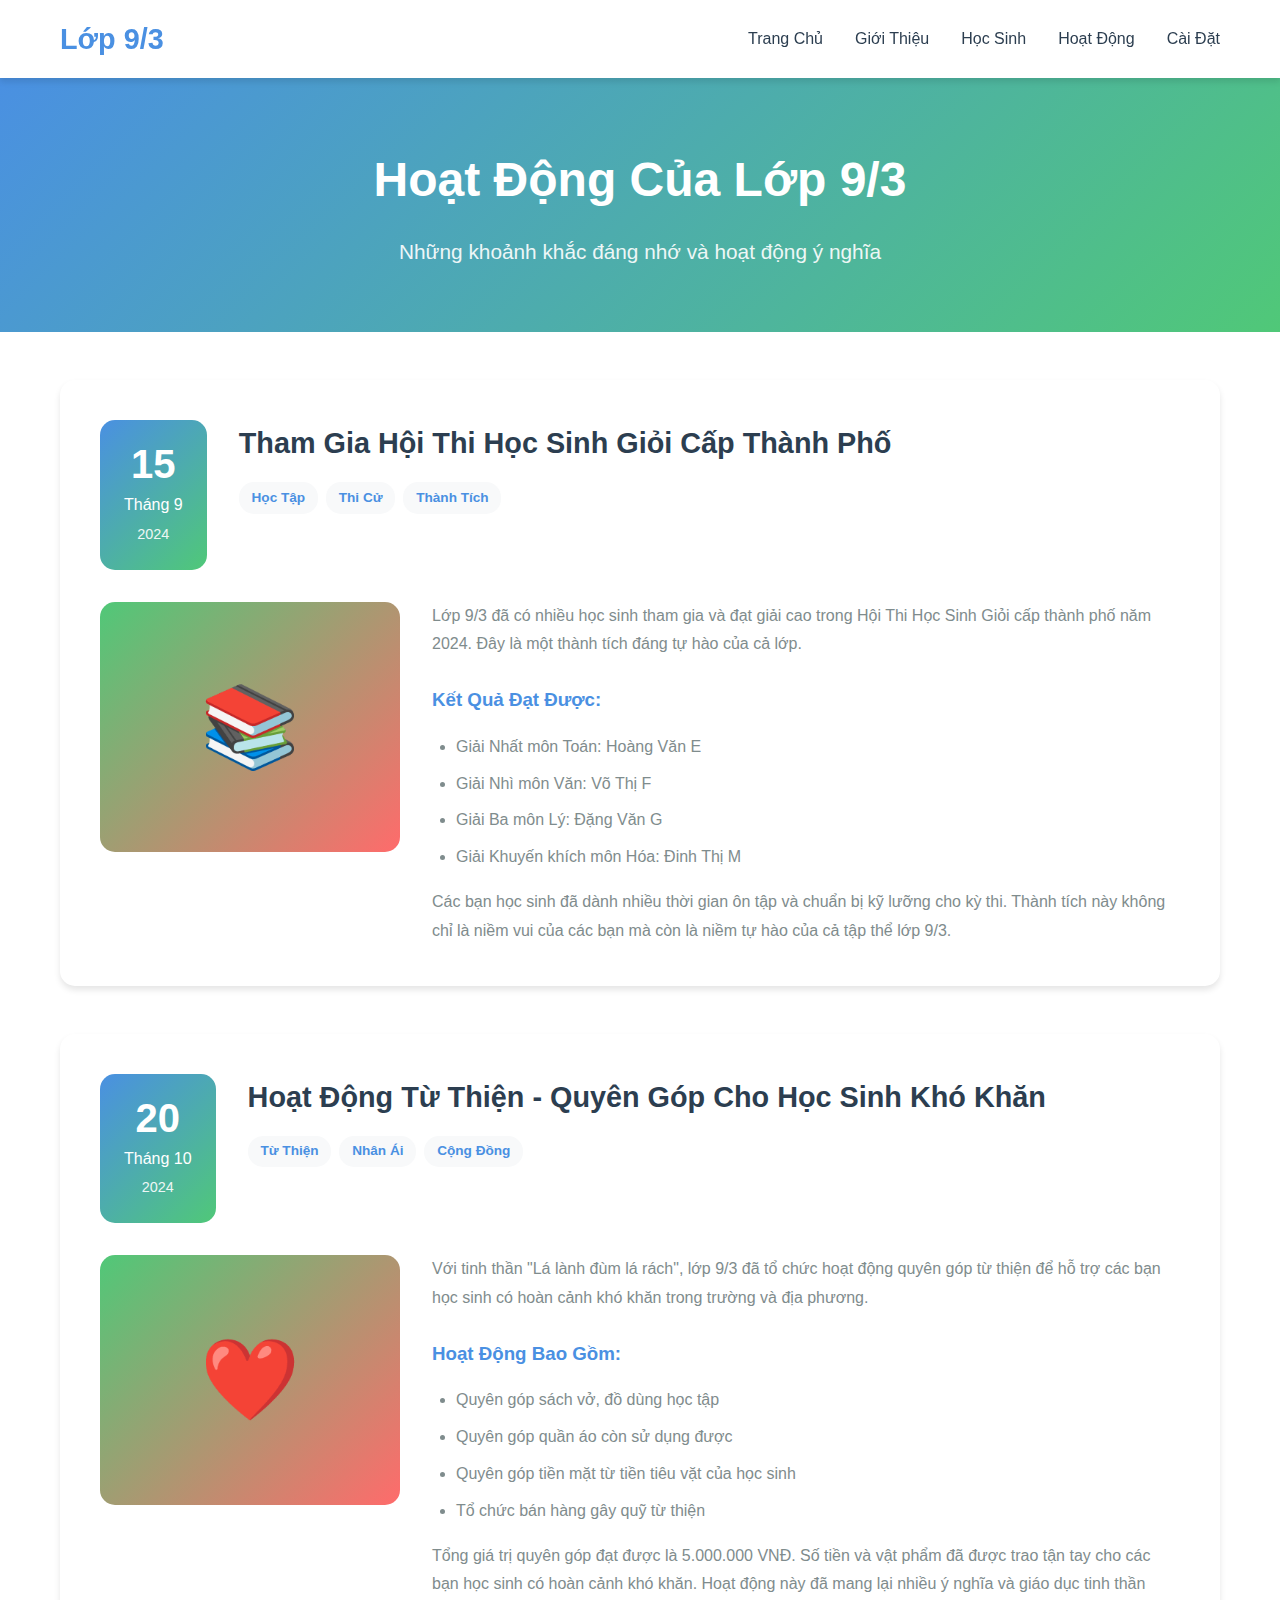
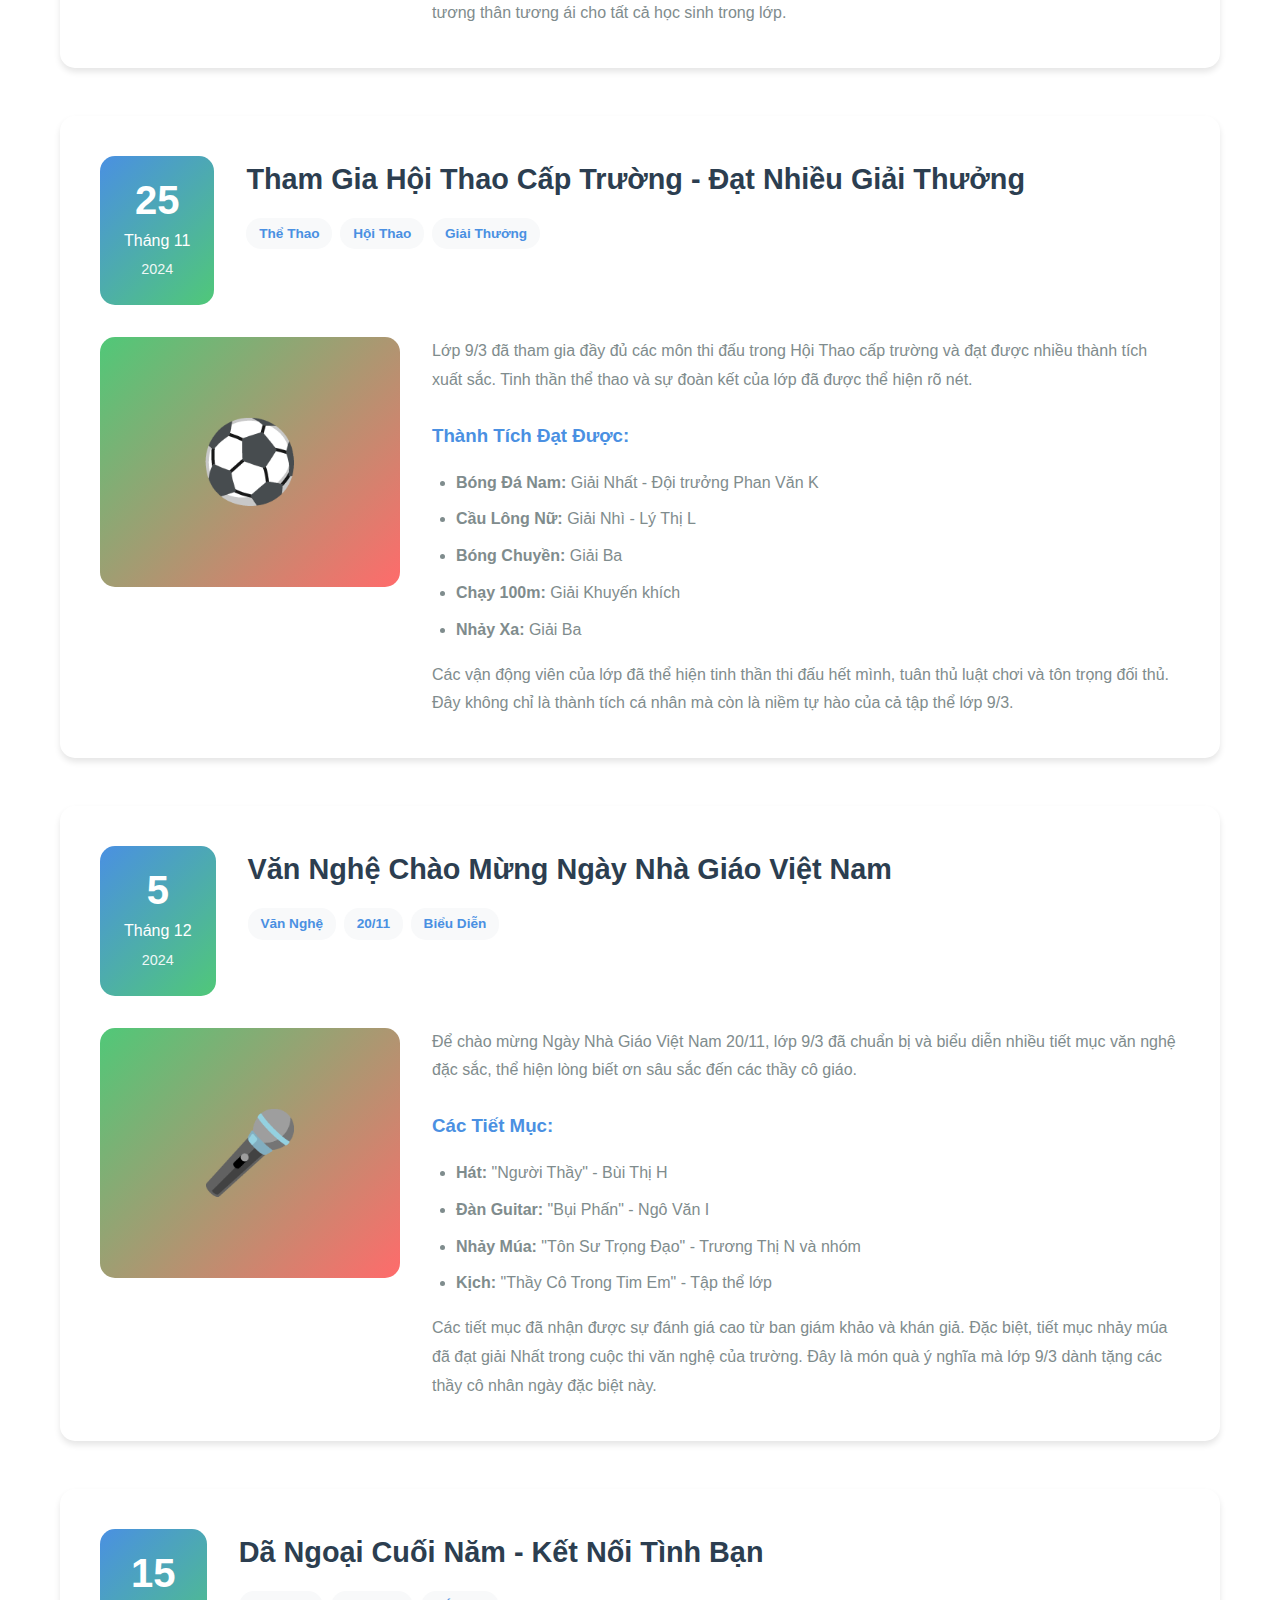
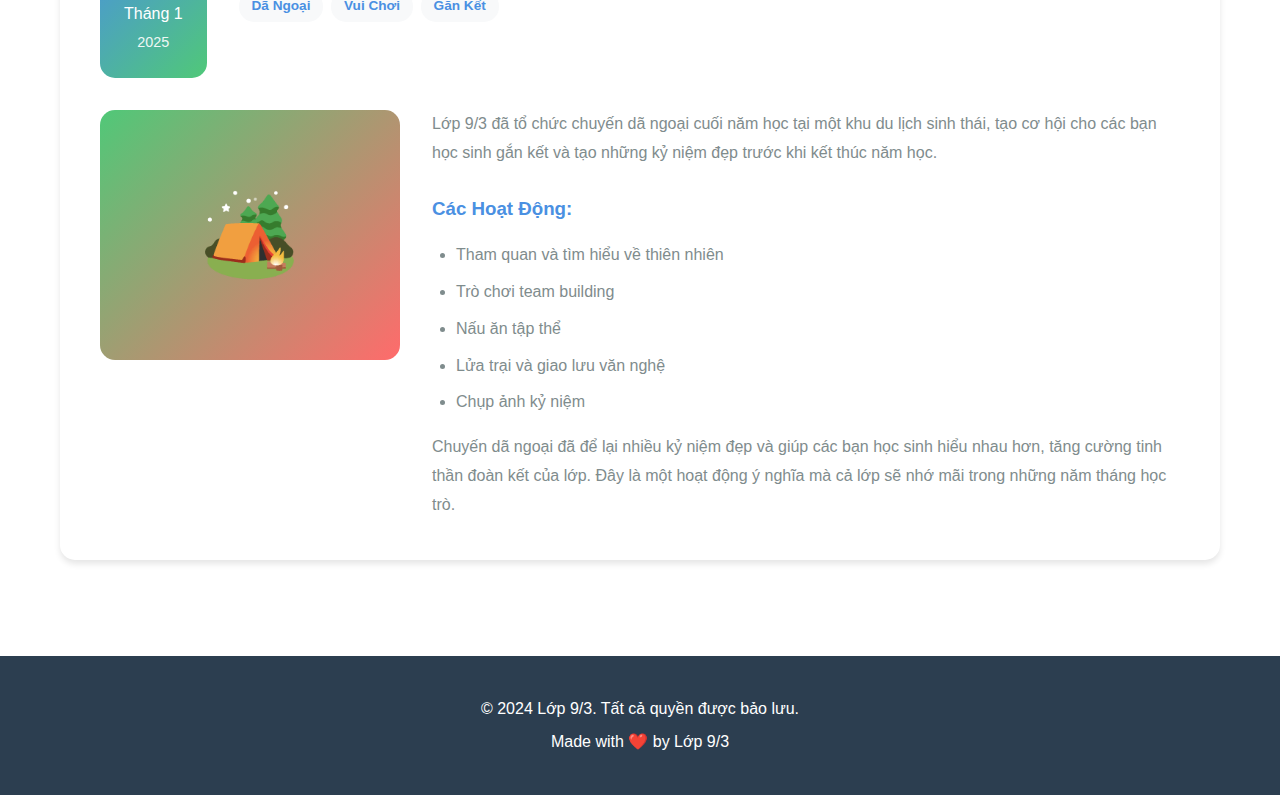
<file: activities.html>
<!DOCTYPE html>
<html lang="vi">
  <head>
    <meta charset="UTF-8" />
    <meta name="viewport" content="width=device-width, initial-scale=1.0" />
    <title>Hoạt Động - Lớp 9/3</title>
    <link rel="stylesheet" href="style.css" />
  </head>
  <body>
    <header>
      <nav class="navbar">
        <div class="container">
          <h1 class="logo">
            <a href="index.html" style="text-decoration: none; color: inherit"
              >Lớp 9/3</a
            >
          </h1>
          <ul class="nav-menu">
            <li><a href="index.html#home">Trang Chủ</a></li>
            <li><a href="about.html">Giới Thiệu</a></li>
            <li><a href="students.html">Học Sinh</a></li>
            <li><a href="activities.html">Hoạt Động</a></li>
            <li><a href="settings.html">Cài Đặt</a></li>
          </ul>
        </div>
      </nav>
    </header>

    <main>
      <section class="page-header">
        <div class="container">
          <h1 class="page-title">Hoạt Động Của Lớp 9/3</h1>
          <p class="page-subtitle">
            Những khoảnh khắc đáng nhớ và hoạt động ý nghĩa
          </p>
        </div>
      </section>

      <section class="activities-detail">
        <div class="container">
          <!-- Hoạt động 1 -->
          <article class="activity-article">
            <div class="activity-header">
              <div class="activity-date">
                <span class="date-day">15</span>
                <span class="date-month">Tháng 9</span>
                <span class="date-year">2024</span>
              </div>
              <div class="activity-title-section">
                <h2>Tham Gia Hội Thi Học Sinh Giỏi Cấp Thành Phố</h2>
                <div class="activity-tags">
                  <span class="tag">Học Tập</span>
                  <span class="tag">Thi Cử</span>
                  <span class="tag">Thành Tích</span>
                </div>
              </div>
            </div>
            <div class="activity-content">
              <div class="activity-image-placeholder">
                <span>📚</span>
              </div>
              <div class="activity-text">
                <p>
                  Lớp 9/3 đã có nhiều học sinh tham gia và đạt giải cao trong
                  Hội Thi Học Sinh Giỏi cấp thành phố năm 2024. Đây là một thành
                  tích đáng tự hào của cả lớp.
                </p>
                <h3>Kết Quả Đạt Được:</h3>
                <ul>
                  <li>Giải Nhất môn Toán: Hoàng Văn E</li>
                  <li>Giải Nhì môn Văn: Võ Thị F</li>
                  <li>Giải Ba môn Lý: Đặng Văn G</li>
                  <li>Giải Khuyến khích môn Hóa: Đinh Thị M</li>
                </ul>
                <p>
                  Các bạn học sinh đã dành nhiều thời gian ôn tập và chuẩn bị kỹ
                  lưỡng cho kỳ thi. Thành tích này không chỉ là niềm vui của các
                  bạn mà còn là niềm tự hào của cả tập thể lớp 9/3.
                </p>
              </div>
            </div>
          </article>

          <!-- Hoạt động 2 -->
          <article class="activity-article">
            <div class="activity-header">
              <div class="activity-date">
                <span class="date-day">20</span>
                <span class="date-month">Tháng 10</span>
                <span class="date-year">2024</span>
              </div>
              <div class="activity-title-section">
                <h2>Hoạt Động Từ Thiện - Quyên Góp Cho Học Sinh Khó Khăn</h2>
                <div class="activity-tags">
                  <span class="tag">Từ Thiện</span>
                  <span class="tag">Nhân Ái</span>
                  <span class="tag">Cộng Đồng</span>
                </div>
              </div>
            </div>
            <div class="activity-content">
              <div class="activity-image-placeholder">
                <span>❤️</span>
              </div>
              <div class="activity-text">
                <p>
                  Với tinh thần "Lá lành đùm lá rách", lớp 9/3 đã tổ chức hoạt
                  động quyên góp từ thiện để hỗ trợ các bạn học sinh có hoàn
                  cảnh khó khăn trong trường và địa phương.
                </p>
                <h3>Hoạt Động Bao Gồm:</h3>
                <ul>
                  <li>Quyên góp sách vở, đồ dùng học tập</li>
                  <li>Quyên góp quần áo còn sử dụng được</li>
                  <li>Quyên góp tiền mặt từ tiền tiêu vặt của học sinh</li>
                  <li>Tổ chức bán hàng gây quỹ từ thiện</li>
                </ul>
                <p>
                  Tổng giá trị quyên góp đạt được là 5.000.000 VNĐ. Số tiền và
                  vật phẩm đã được trao tận tay cho các bạn học sinh có hoàn
                  cảnh khó khăn. Hoạt động này đã mang lại nhiều ý nghĩa và giáo
                  dục tinh thần tương thân tương ái cho tất cả học sinh trong
                  lớp.
                </p>
              </div>
            </div>
          </article>

          <!-- Hoạt động 3 -->
          <article class="activity-article">
            <div class="activity-header">
              <div class="activity-date">
                <span class="date-day">25</span>
                <span class="date-month">Tháng 11</span>
                <span class="date-year">2024</span>
              </div>
              <div class="activity-title-section">
                <h2>Tham Gia Hội Thao Cấp Trường - Đạt Nhiều Giải Thưởng</h2>
                <div class="activity-tags">
                  <span class="tag">Thể Thao</span>
                  <span class="tag">Hội Thao</span>
                  <span class="tag">Giải Thưởng</span>
                </div>
              </div>
            </div>
            <div class="activity-content">
              <div class="activity-image-placeholder">
                <span>⚽</span>
              </div>
              <div class="activity-text">
                <p>
                  Lớp 9/3 đã tham gia đầy đủ các môn thi đấu trong Hội Thao cấp
                  trường và đạt được nhiều thành tích xuất sắc. Tinh thần thể
                  thao và sự đoàn kết của lớp đã được thể hiện rõ nét.
                </p>
                <h3>Thành Tích Đạt Được:</h3>
                <ul>
                  <li>
                    <strong>Bóng Đá Nam:</strong> Giải Nhất - Đội trưởng Phan
                    Văn K
                  </li>
                  <li><strong>Cầu Lông Nữ:</strong> Giải Nhì - Lý Thị L</li>
                  <li><strong>Bóng Chuyền:</strong> Giải Ba</li>
                  <li><strong>Chạy 100m:</strong> Giải Khuyến khích</li>
                  <li><strong>Nhảy Xa:</strong> Giải Ba</li>
                </ul>
                <p>
                  Các vận động viên của lớp đã thể hiện tinh thần thi đấu hết
                  mình, tuân thủ luật chơi và tôn trọng đối thủ. Đây không chỉ
                  là thành tích cá nhân mà còn là niềm tự hào của cả tập thể lớp
                  9/3.
                </p>
              </div>
            </div>
          </article>

          <!-- Hoạt động 4 -->
          <article class="activity-article">
            <div class="activity-header">
              <div class="activity-date">
                <span class="date-day">5</span>
                <span class="date-month">Tháng 12</span>
                <span class="date-year">2024</span>
              </div>
              <div class="activity-title-section">
                <h2>Văn Nghệ Chào Mừng Ngày Nhà Giáo Việt Nam</h2>
                <div class="activity-tags">
                  <span class="tag">Văn Nghệ</span>
                  <span class="tag">20/11</span>
                  <span class="tag">Biểu Diễn</span>
                </div>
              </div>
            </div>
            <div class="activity-content">
              <div class="activity-image-placeholder">
                <span>🎤</span>
              </div>
              <div class="activity-text">
                <p>
                  Để chào mừng Ngày Nhà Giáo Việt Nam 20/11, lớp 9/3 đã chuẩn bị
                  và biểu diễn nhiều tiết mục văn nghệ đặc sắc, thể hiện lòng
                  biết ơn sâu sắc đến các thầy cô giáo.
                </p>
                <h3>Các Tiết Mục:</h3>
                <ul>
                  <li><strong>Hát:</strong> "Người Thầy" - Bùi Thị H</li>
                  <li><strong>Đàn Guitar:</strong> "Bụi Phấn" - Ngô Văn I</li>
                  <li>
                    <strong>Nhảy Múa:</strong> "Tôn Sư Trọng Đạo" - Trương Thị N
                    và nhóm
                  </li>
                  <li>
                    <strong>Kịch:</strong> "Thầy Cô Trong Tim Em" - Tập thể lớp
                  </li>
                </ul>
                <p>
                  Các tiết mục đã nhận được sự đánh giá cao từ ban giám khảo và
                  khán giả. Đặc biệt, tiết mục nhảy múa đã đạt giải Nhất trong
                  cuộc thi văn nghệ của trường. Đây là món quà ý nghĩa mà lớp
                  9/3 dành tặng các thầy cô nhân ngày đặc biệt này.
                </p>
              </div>
            </div>
          </article>

          <!-- Hoạt động 5 -->
          <article class="activity-article">
            <div class="activity-header">
              <div class="activity-date">
                <span class="date-day">15</span>
                <span class="date-month">Tháng 1</span>
                <span class="date-year">2025</span>
              </div>
              <div class="activity-title-section">
                <h2>Dã Ngoại Cuối Năm - Kết Nối Tình Bạn</h2>
                <div class="activity-tags">
                  <span class="tag">Dã Ngoại</span>
                  <span class="tag">Vui Chơi</span>
                  <span class="tag">Gắn Kết</span>
                </div>
              </div>
            </div>
            <div class="activity-content">
              <div class="activity-image-placeholder">
                <span>🏕️</span>
              </div>
              <div class="activity-text">
                <p>
                  Lớp 9/3 đã tổ chức chuyến dã ngoại cuối năm học tại một khu du
                  lịch sinh thái, tạo cơ hội cho các bạn học sinh gắn kết và tạo
                  những kỷ niệm đẹp trước khi kết thúc năm học.
                </p>
                <h3>Các Hoạt Động:</h3>
                <ul>
                  <li>Tham quan và tìm hiểu về thiên nhiên</li>
                  <li>Trò chơi team building</li>
                  <li>Nấu ăn tập thể</li>
                  <li>Lửa trại và giao lưu văn nghệ</li>
                  <li>Chụp ảnh kỷ niệm</li>
                </ul>
                <p>
                  Chuyến dã ngoại đã để lại nhiều kỷ niệm đẹp và giúp các bạn
                  học sinh hiểu nhau hơn, tăng cường tinh thần đoàn kết của lớp.
                  Đây là một hoạt động ý nghĩa mà cả lớp sẽ nhớ mãi trong những
                  năm tháng học trò.
                </p>
              </div>
            </div>
          </article>
        </div>
      </section>
    </main>

    <footer>
      <div class="container">
        <p>&copy; 2024 Lớp 9/3. Tất cả quyền được bảo lưu.</p>
        <p>Made with ❤️ by Lớp 9/3</p>
      </div>
    </footer>

    <script src="script.js"></script>
    <script src="settings.js"></script>
  </body>
</html>
</file>
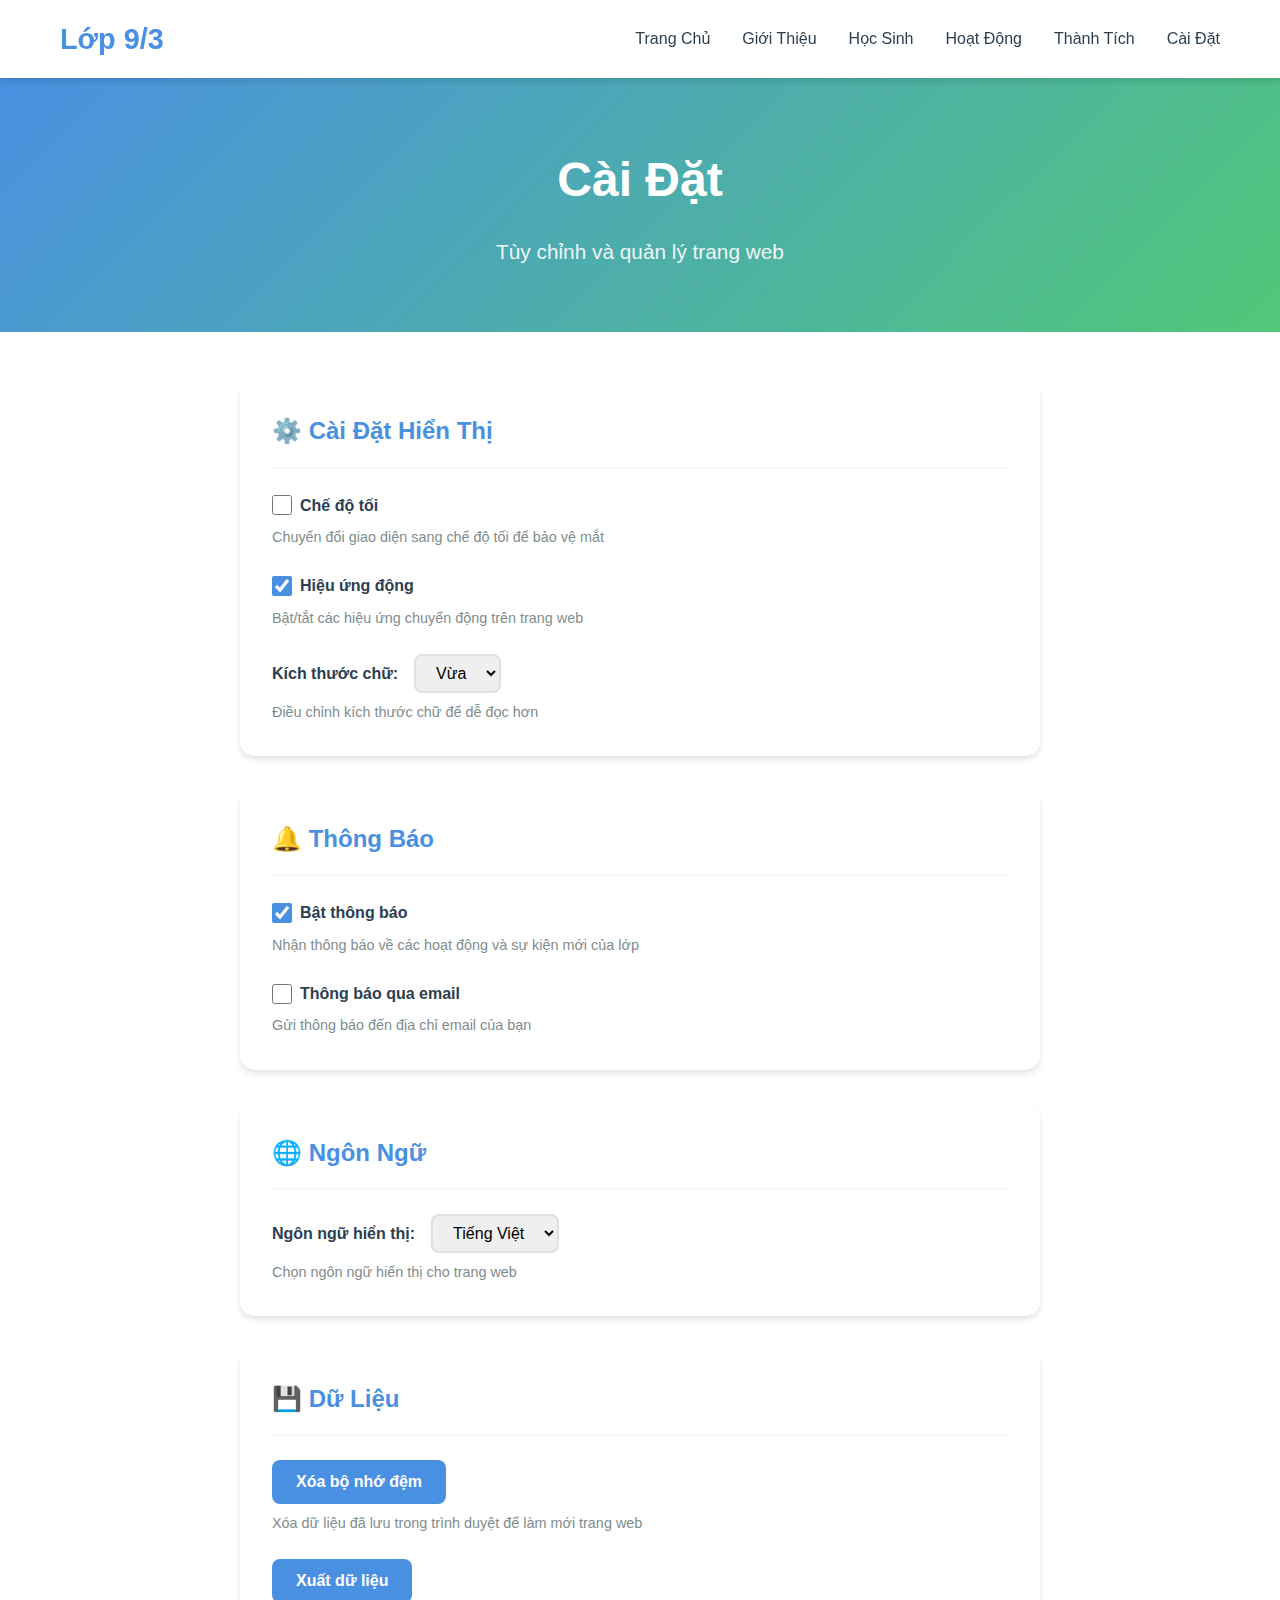
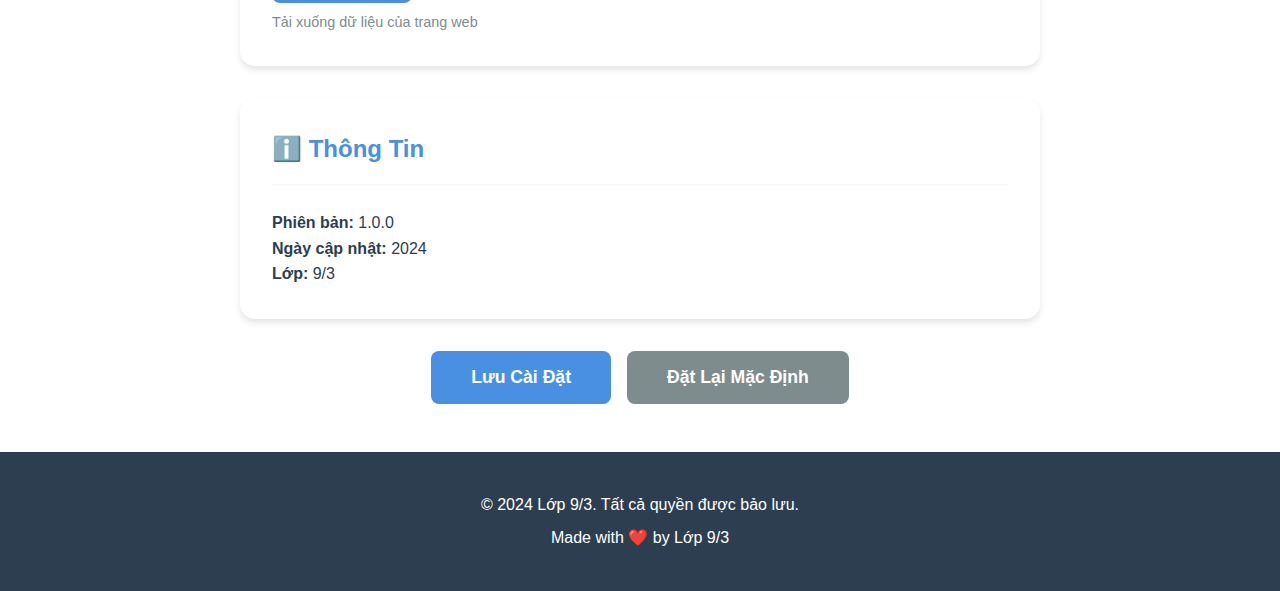
<file: settings.html>
<!DOCTYPE html>
<html lang="vi">
  <head>
    <meta charset="UTF-8" />
    <meta name="viewport" content="width=device-width, initial-scale=1.0" />
    <title>Cài Đặt - Lớp 9/3</title>
    <link rel="stylesheet" href="style.css" />
  </head>
  <body>
    <header>
      <nav class="navbar">
        <div class="container">
          <h1 class="logo">
            <a href="index.html" style="text-decoration: none; color: inherit"
              >Lớp 9/3</a
            >
          </h1>
          <ul class="nav-menu">
            <li><a href="index.html#home">Trang Chủ</a></li>
            <li><a href="about.html">Giới Thiệu</a></li>
            <li><a href="students.html">Học Sinh</a></li>
            <li><a href="activities.html">Hoạt Động</a></li>
            <li><a href="achievements.html">Thành Tích</a></li>
            <li><a href="settings.html">Cài Đặt</a></li>
          </ul>
        </div>
      </nav>
    </header>

    <main>
      <section class="page-header">
        <div class="container">
          <h1 class="page-title">Cài Đặt</h1>
          <p class="page-subtitle">Tùy chỉnh và quản lý trang web</p>
        </div>
      </section>

      <section class="settings-section">
        <div class="container">
          <div class="settings-content">
            <!-- Cài đặt hiển thị -->
            <div class="settings-card">
              <h2 class="settings-card-title">⚙️ Cài Đặt Hiển Thị</h2>
              <div class="settings-item">
                <label>
                  <input type="checkbox" id="darkMode" />
                  <span>Chế độ tối</span>
                </label>
                <p class="settings-description">
                  Chuyển đổi giao diện sang chế độ tối để bảo vệ mắt
                </p>
              </div>
              <div class="settings-item">
                <label>
                  <input type="checkbox" id="animations" checked />
                  <span>Hiệu ứng động</span>
                </label>
                <p class="settings-description">
                  Bật/tắt các hiệu ứng chuyển động trên trang web
                </p>
              </div>
              <div class="settings-item">
                <label>
                  Kích thước chữ:
                  <select id="fontSize">
                    <option value="small">Nhỏ</option>
                    <option value="medium" selected>Vừa</option>
                    <option value="large">Lớn</option>
                  </select>
                </label>
                <p class="settings-description">
                  Điều chỉnh kích thước chữ để dễ đọc hơn
                </p>
              </div>
            </div>

            <!-- Cài đặt thông báo -->
            <div class="settings-card">
              <h2 class="settings-card-title">🔔 Thông Báo</h2>
              <div class="settings-item">
                <label>
                  <input type="checkbox" id="notifications" checked />
                  <span>Bật thông báo</span>
                </label>
                <p class="settings-description">
                  Nhận thông báo về các hoạt động và sự kiện mới của lớp
                </p>
              </div>
              <div class="settings-item">
                <label>
                  <input type="checkbox" id="emailNotifications" />
                  <span>Thông báo qua email</span>
                </label>
                <p class="settings-description">
                  Gửi thông báo đến địa chỉ email của bạn
                </p>
              </div>
            </div>

            <!-- Cài đặt ngôn ngữ -->
            <div class="settings-card">
              <h2 class="settings-card-title">🌐 Ngôn Ngữ</h2>
              <div class="settings-item">
                <label>
                  Ngôn ngữ hiển thị:
                  <select id="language">
                    <option value="vi" selected>Tiếng Việt</option>
                    <option value="en">English</option>
                  </select>
                </label>
                <p class="settings-description">
                  Chọn ngôn ngữ hiển thị cho trang web
                </p>
              </div>
            </div>

            <!-- Cài đặt dữ liệu -->
            <div class="settings-card">
              <h2 class="settings-card-title">💾 Dữ Liệu</h2>
              <div class="settings-item">
                <button class="settings-button" id="clearCache">
                  Xóa bộ nhớ đệm
                </button>
                <p class="settings-description">
                  Xóa dữ liệu đã lưu trong trình duyệt để làm mới trang web
                </p>
              </div>
              <div class="settings-item">
                <button class="settings-button" id="exportData">
                  Xuất dữ liệu
                </button>
                <p class="settings-description">
                  Tải xuống dữ liệu của trang web
                </p>
              </div>
            </div>

            <!-- Thông tin -->
            <div class="settings-card">
              <h2 class="settings-card-title">ℹ️ Thông Tin</h2>
              <div class="settings-item">
                <p><strong>Phiên bản:</strong> 1.0.0</p>
                <p><strong>Ngày cập nhật:</strong> 2024</p>
                <p><strong>Lớp:</strong> 9/3</p>
              </div>
            </div>

            <!-- Nút lưu -->
            <div class="settings-actions">
              <button class="settings-save-btn" id="saveSettings">
                Lưu Cài Đặt
              </button>
              <button class="settings-reset-btn" id="resetSettings">
                Đặt Lại Mặc Định
              </button>
            </div>
          </div>
        </div>
      </section>
    </main>

    <footer>
      <div class="container">
        <p>&copy; 2024 Lớp 9/3. Tất cả quyền được bảo lưu.</p>
        <p>Made with ❤️ by Lớp 9/3</p>
      </div>
    </footer>

    <script src="script.js"></script>
    <script src="settings.js"></script>
    <script>
      // Apply settings immediately when changed
      document
        .getElementById("darkMode")
        .addEventListener("change", function () {
          updateSettingsFromForm();
        });

      document
        .getElementById("animations")
        .addEventListener("change", function () {
          updateSettingsFromForm();
        });

      document
        .getElementById("fontSize")
        .addEventListener("change", function () {
          updateSettingsFromForm();
        });

      document
        .getElementById("notifications")
        .addEventListener("change", function () {
          updateSettingsFromForm();
        });

      document
        .getElementById("emailNotifications")
        .addEventListener("change", function () {
          updateSettingsFromForm();
        });

      document
        .getElementById("language")
        .addEventListener("change", function () {
          updateSettingsFromForm();
        });

      document
        .getElementById("saveSettings")
        .addEventListener("click", function () {
          updateSettingsFromForm();
          alert("Đã lưu cài đặt thành công!");
        });

      document
        .getElementById("resetSettings")
        .addEventListener("click", function () {
          if (
            confirm("Bạn có chắc chắn muốn đặt lại tất cả cài đặt về mặc định?")
          ) {
            localStorage.removeItem("classSettings");
            location.reload();
          }
        });

      document
        .getElementById("clearCache")
        .addEventListener("click", function () {
          if (confirm("Bạn có chắc chắn muốn xóa bộ nhớ đệm?")) {
            localStorage.clear();
            alert("Đã xóa bộ nhớ đệm thành công!");
            location.reload();
          }
        });

      document
        .getElementById("exportData")
        .addEventListener("click", function () {
          const settings = localStorage.getItem("classSettings");
          if (settings) {
            const blob = new Blob([settings], { type: "application/json" });
            const url = URL.createObjectURL(blob);
            const a = document.createElement("a");
            a.href = url;
            a.download = "lop93-settings.json";
            a.click();
            URL.revokeObjectURL(url);
            alert("Đã xuất dữ liệu thành công!");
          } else {
            alert("Không có dữ liệu để xuất!");
          }
        });

      // Load and apply saved settings on page load
      loadSettings();
      applySettings();
    </script>
  </body>
</html>
</file>
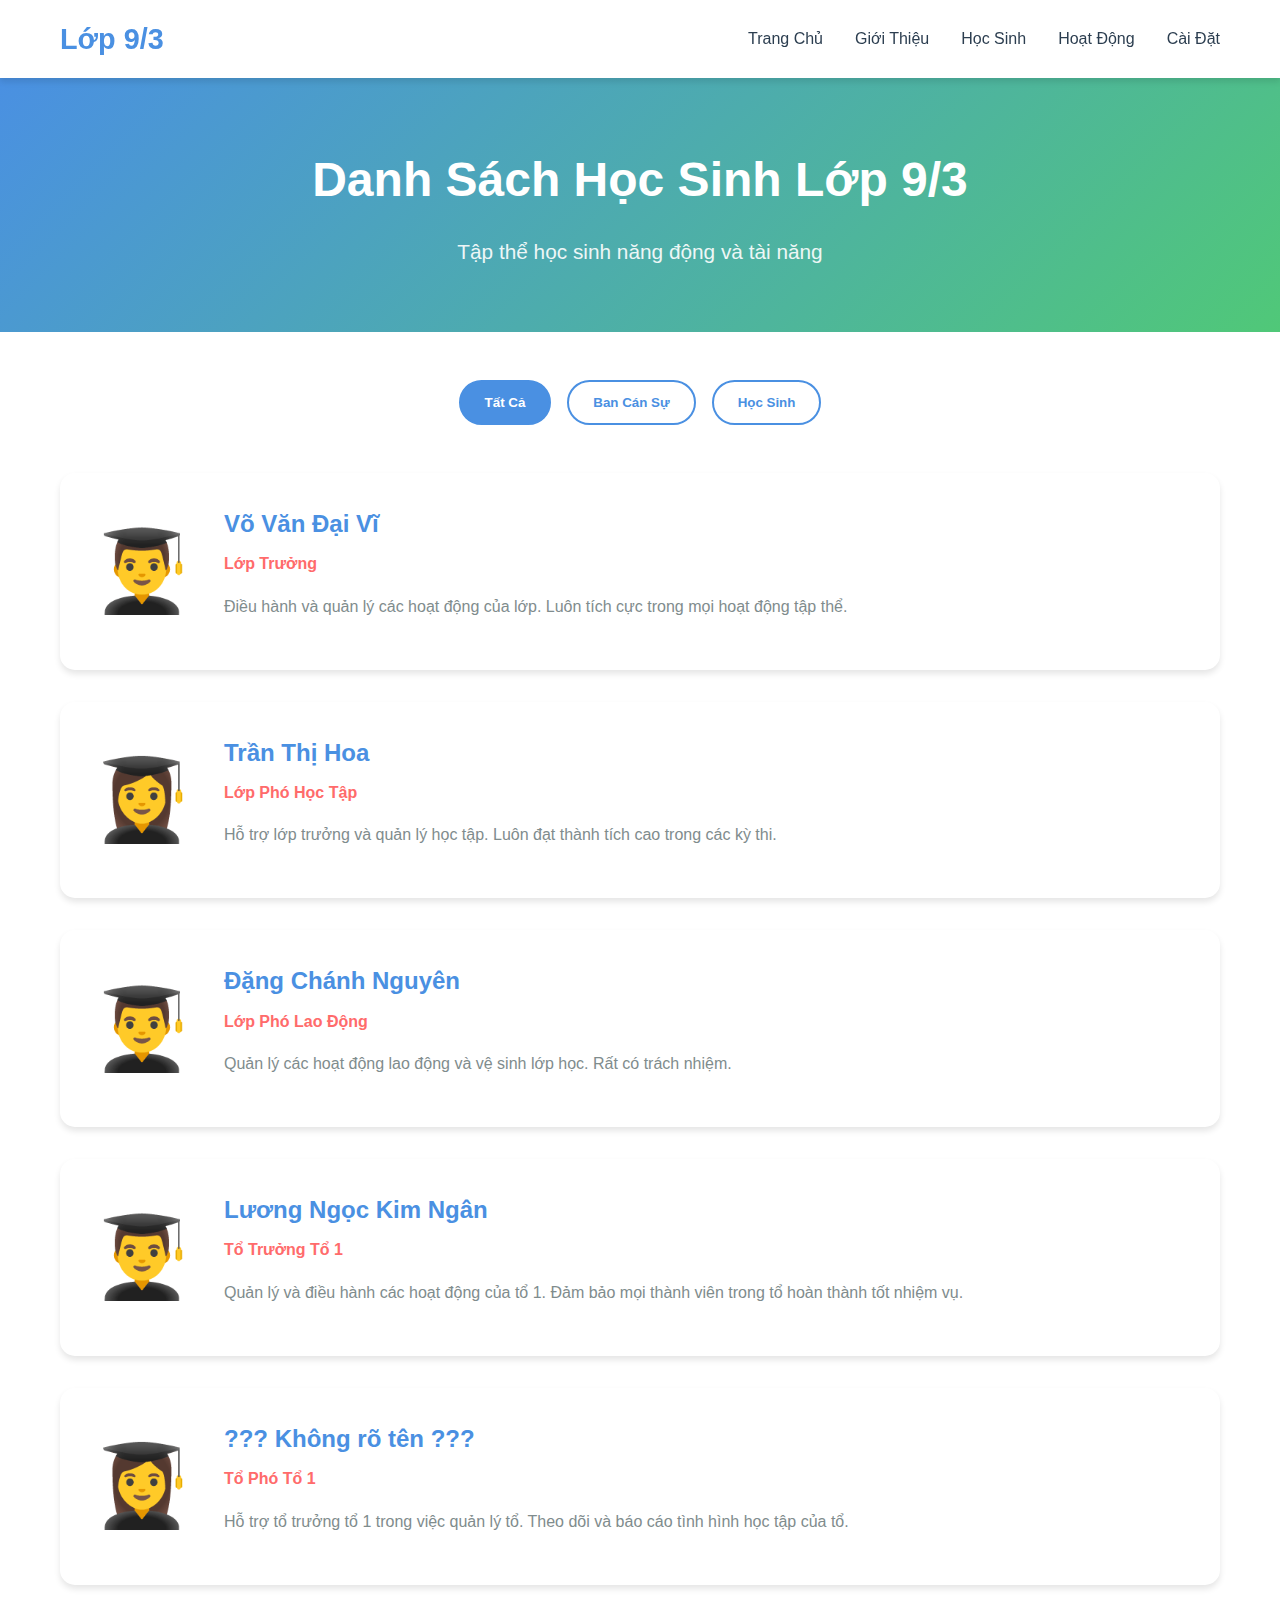
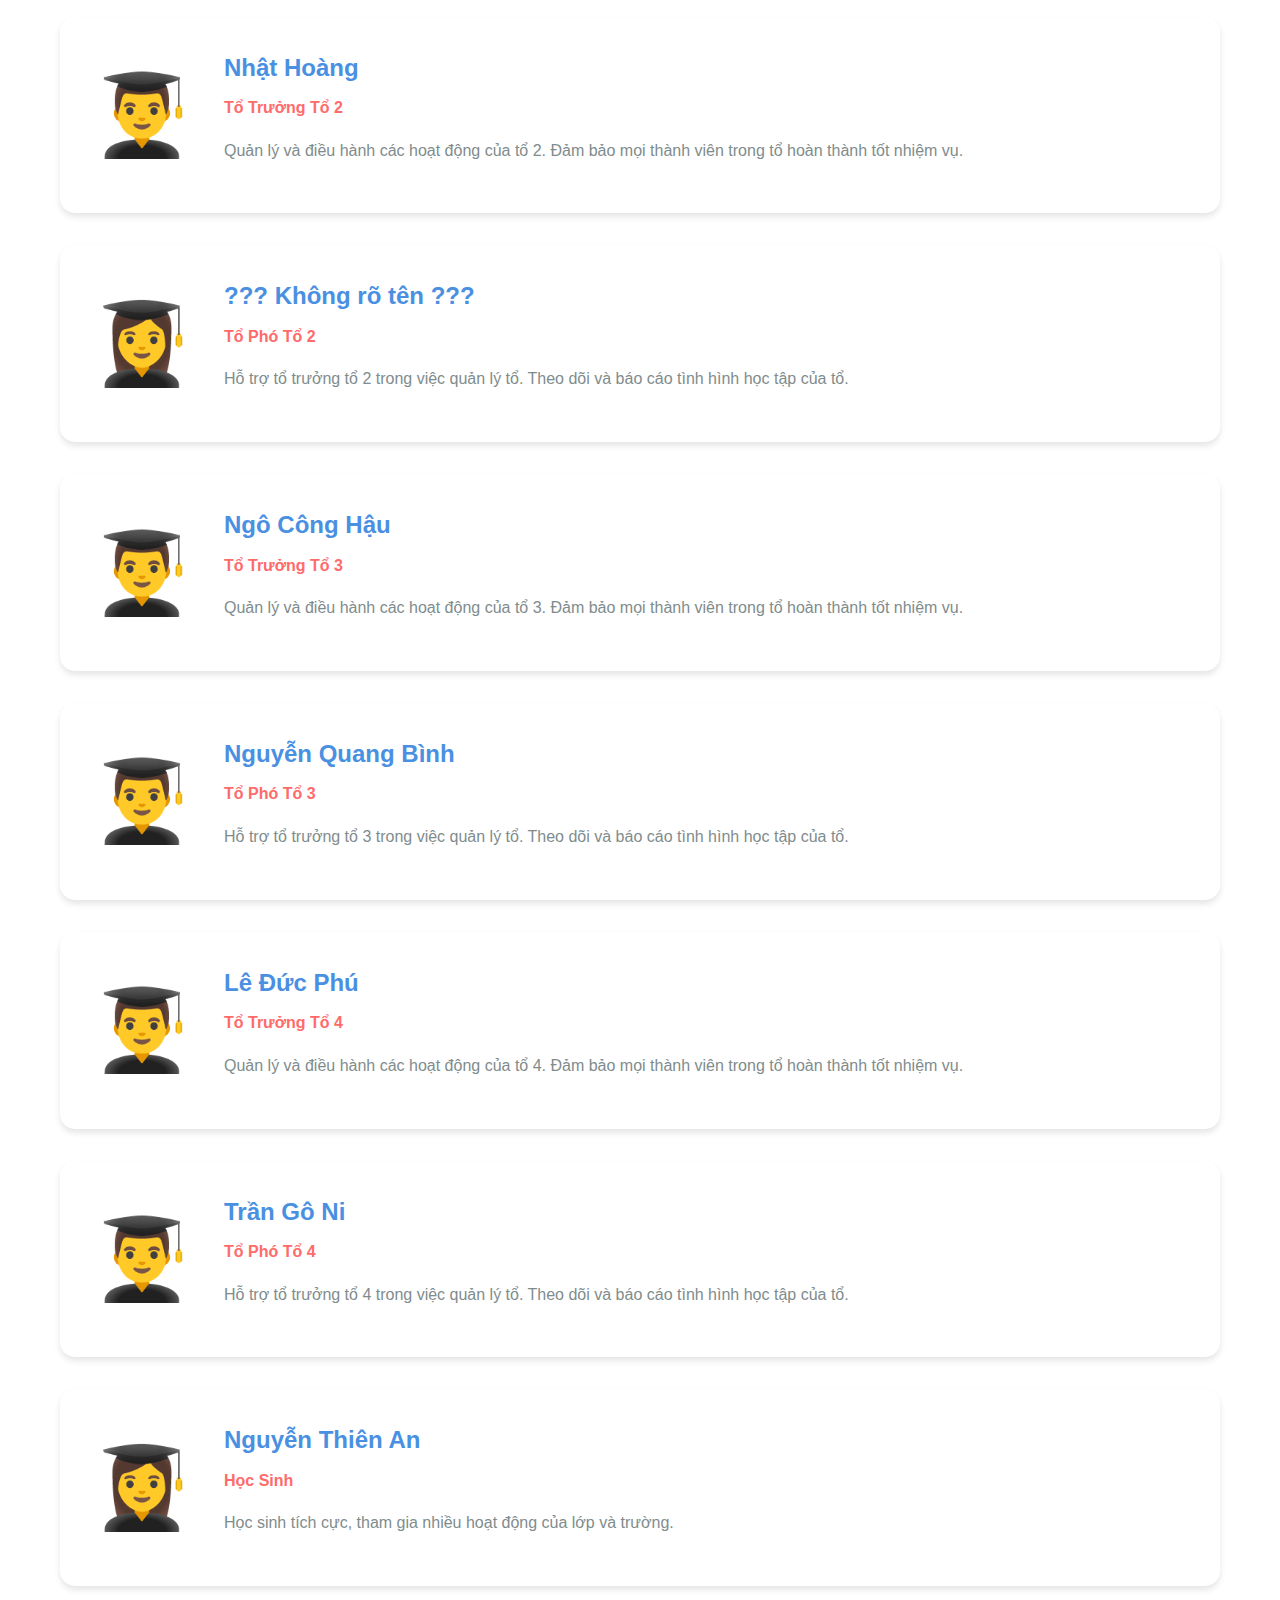
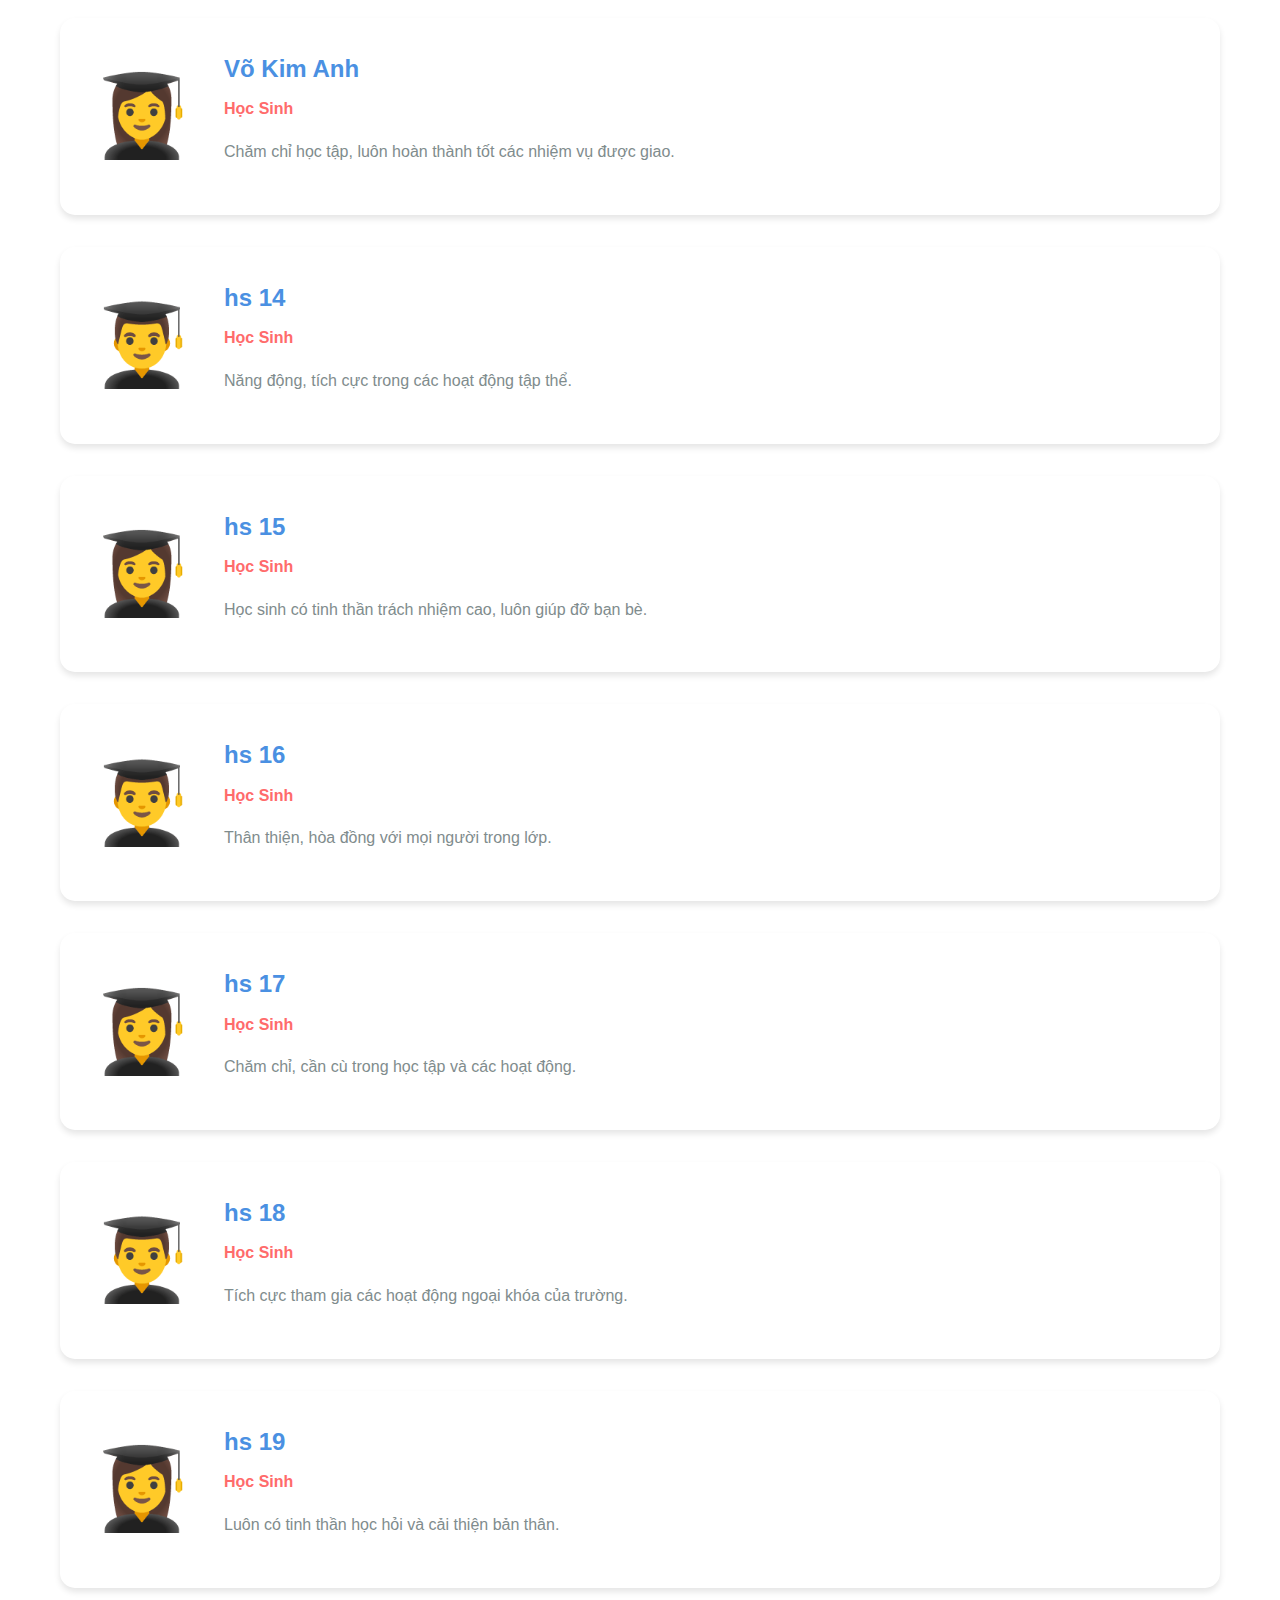
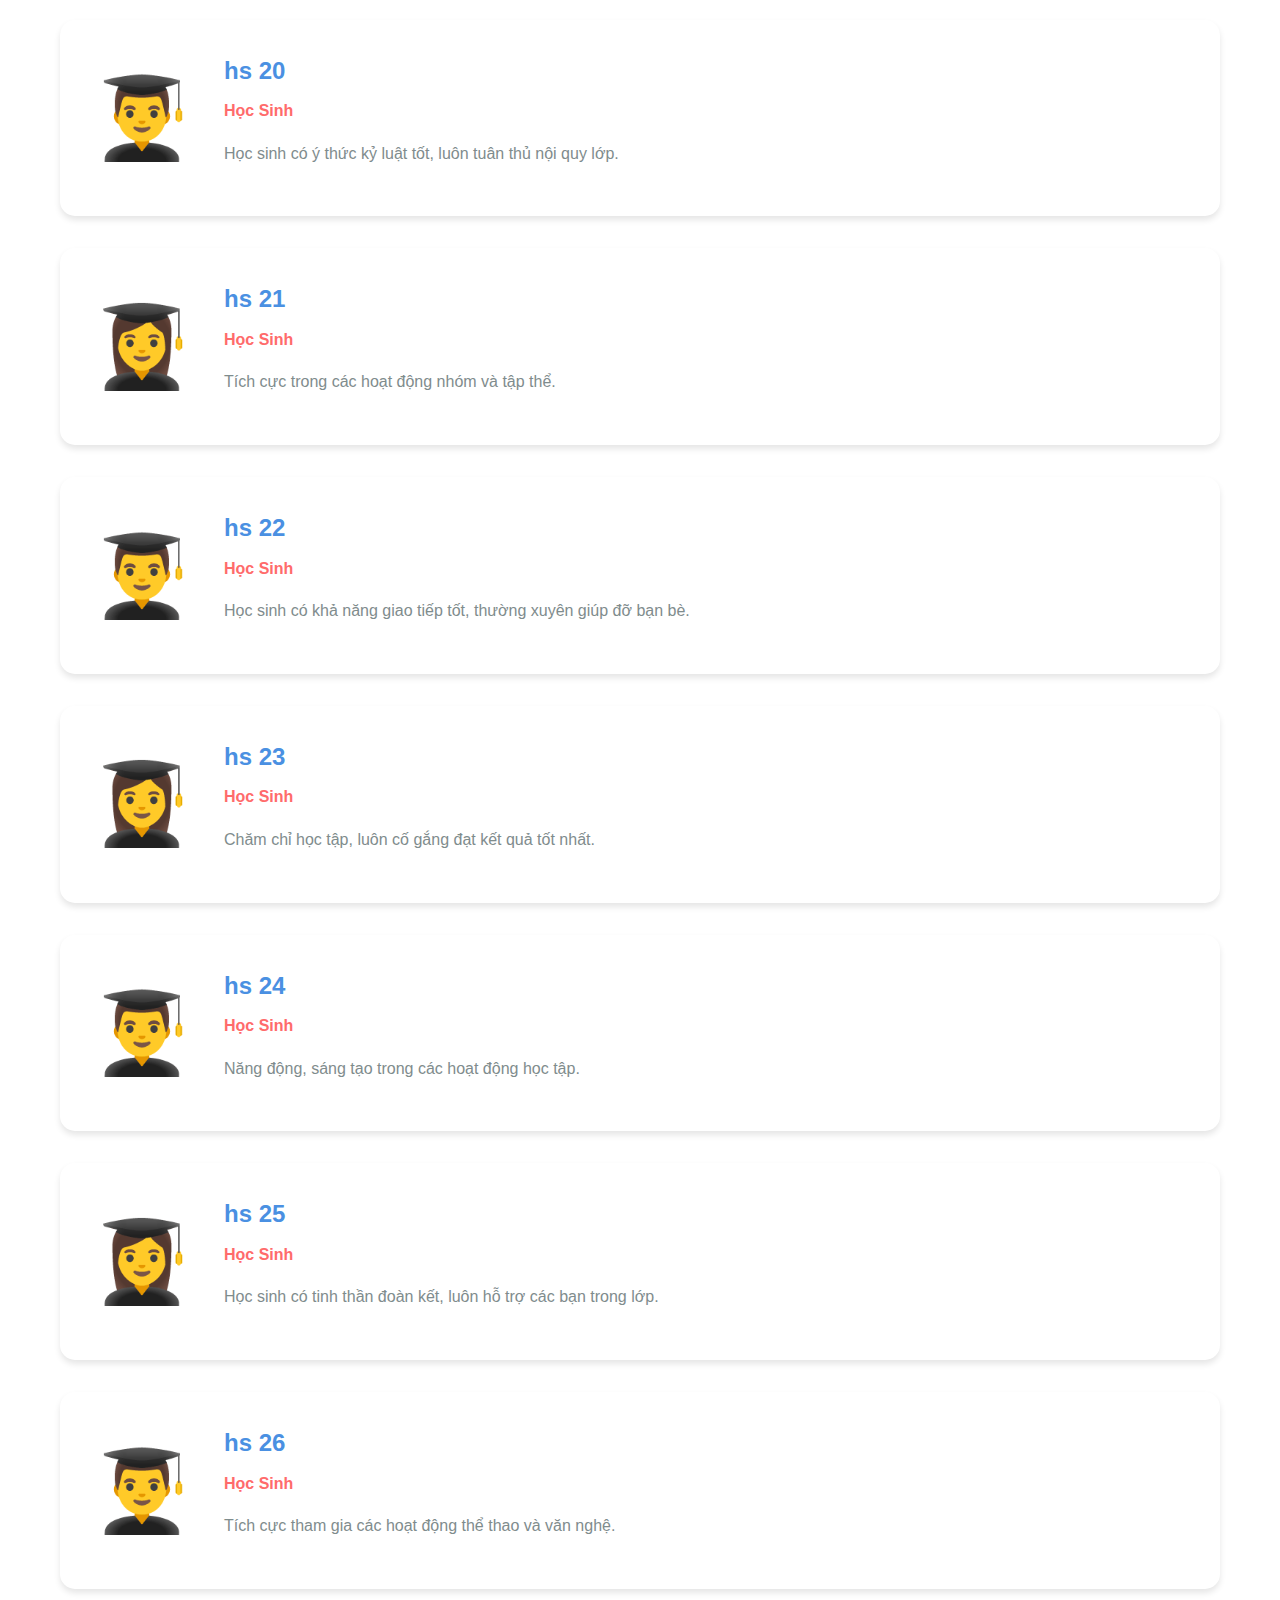
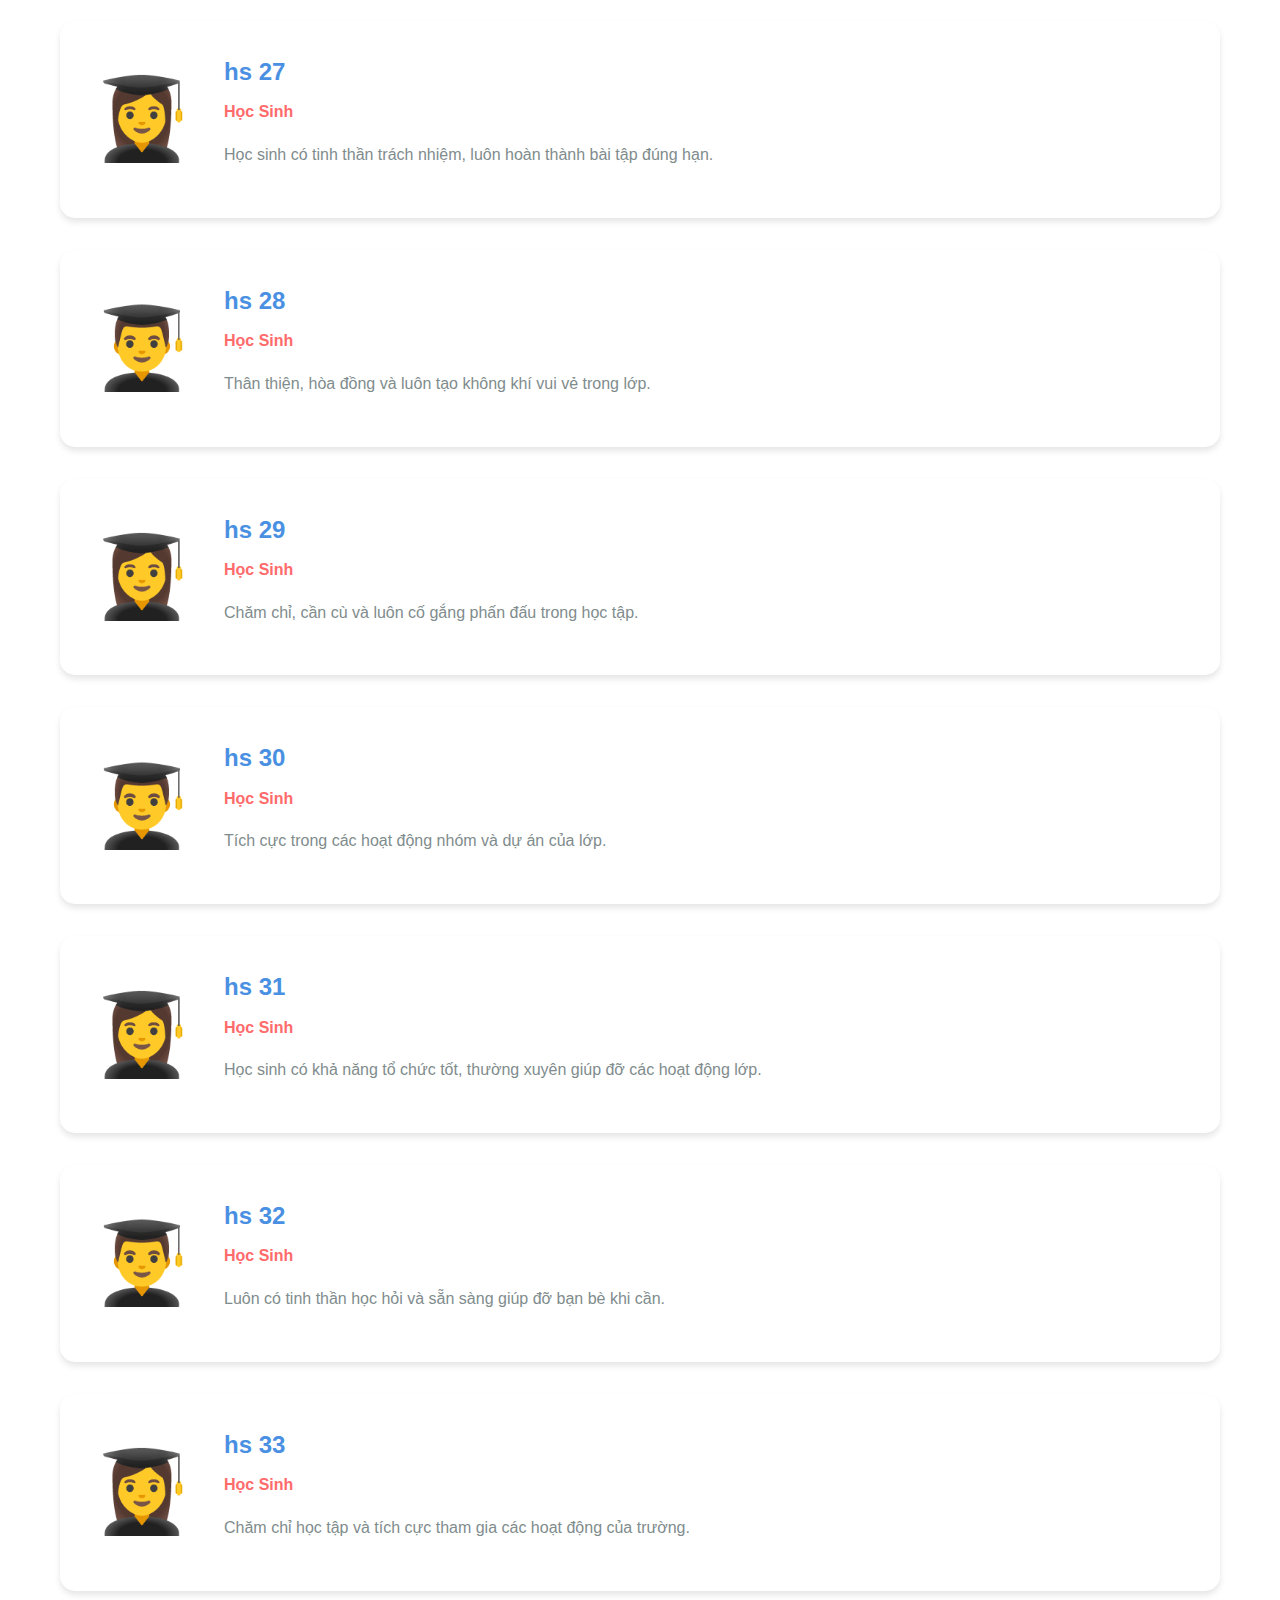
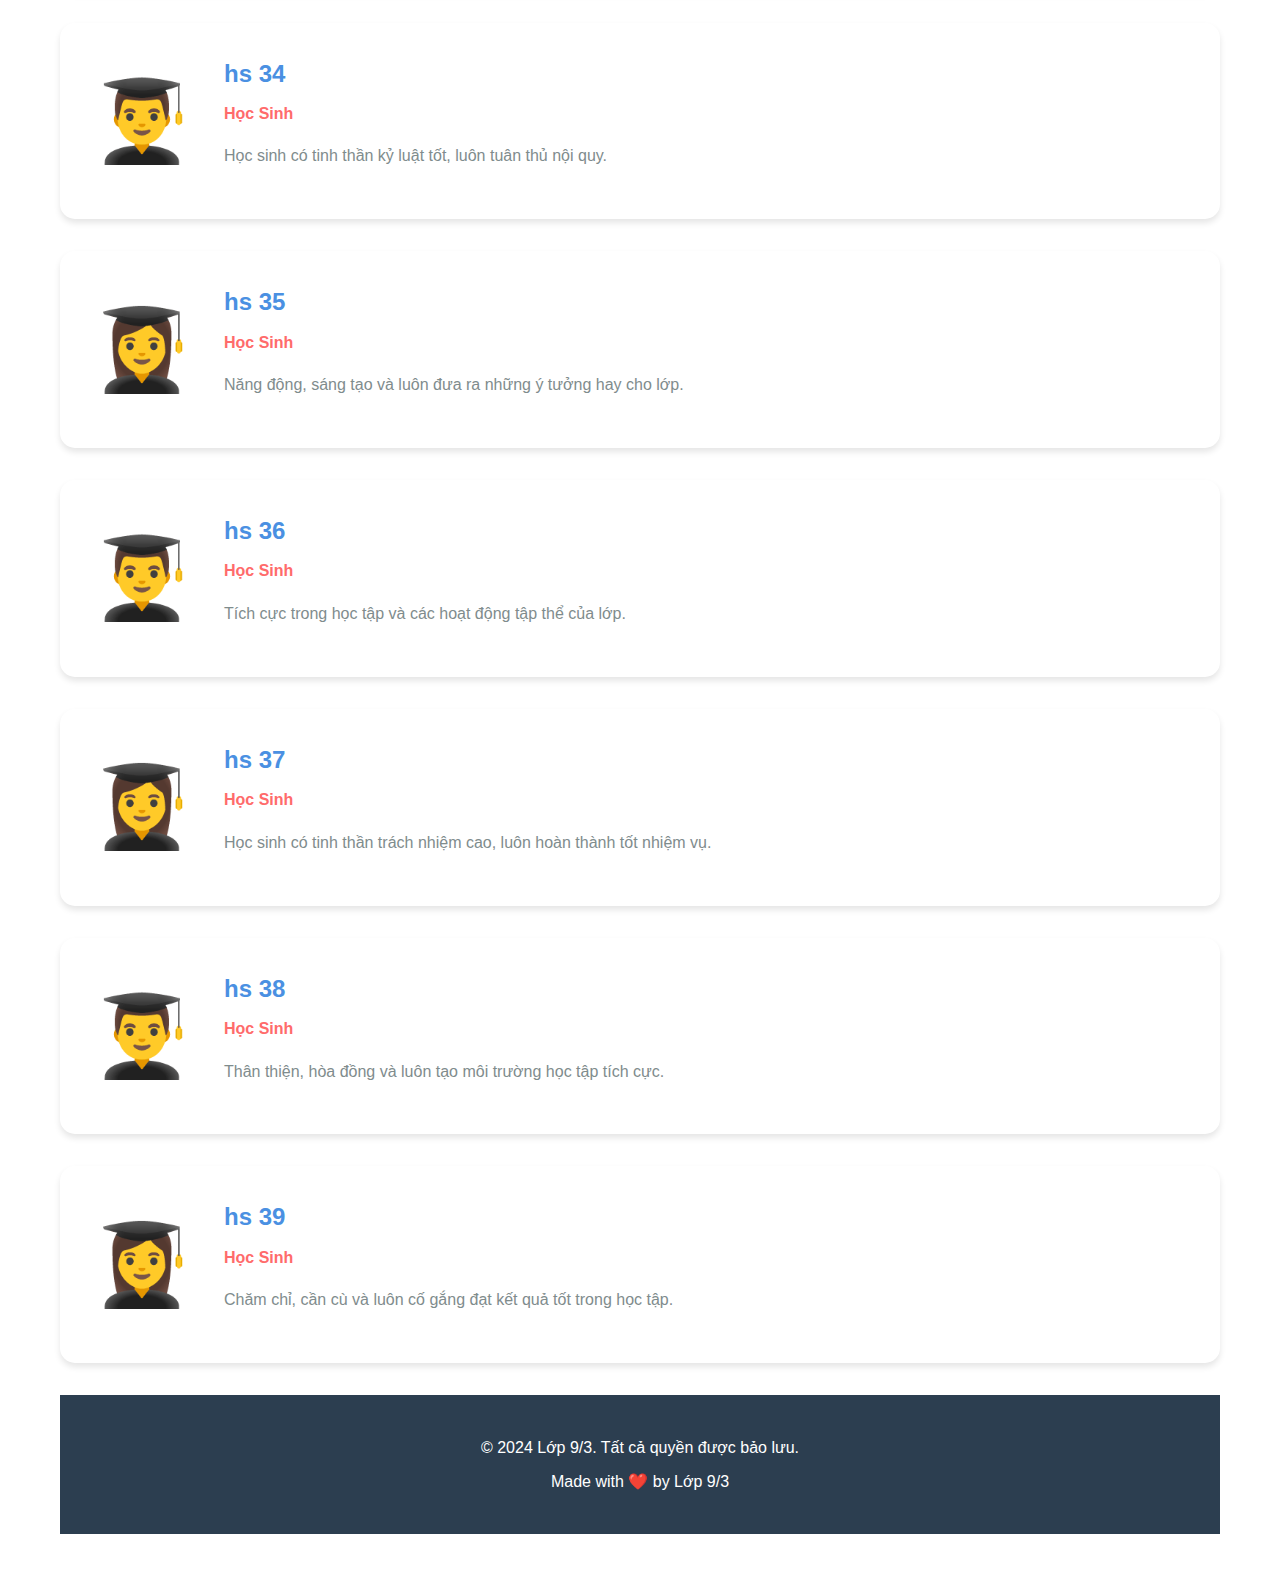
<file: students.html>
<!DOCTYPE html>
<html lang="vi">
  <head>
    <meta charset="UTF-8" />
    <meta name="viewport" content="width=device-width, initial-scale=1.0" />
    <title>Danh Sách Học Sinh - Lớp 9/3</title>
    <link rel="stylesheet" href="style.css" />
  </head>
  <body>
    <header>
      <nav class="navbar">
        <div class="container">
          <h1 class="logo">
            <a href="index.html" style="text-decoration: none; color: inherit"
              >Lớp 9/3</a
            >
          </h1>
          <ul class="nav-menu">
            <li><a href="index.html#home">Trang Chủ</a></li>
            <li><a href="about.html">Giới Thiệu</a></li>
            <li><a href="students.html">Học Sinh</a></li>
            <li><a href="activities.html">Hoạt Động</a></li>
            <li><a href="settings.html">Cài Đặt</a></li>
          </ul>
        </div>
      </nav>
    </header>

    <main>
      <section class="page-header">
        <div class="container">
          <h1 class="page-title">Danh Sách Học Sinh Lớp 9/3</h1>
          <p class="page-subtitle">Tập thể học sinh năng động và tài năng</p>
        </div>
      </section>

      <section class="students-detail">
        <div class="container">
          <div class="filter-section">
            <button class="filter-btn active" data-filter="all">Tất Cả</button>
            <button class="filter-btn" data-filter="ban-can-su">
              Ban Cán Sự
            </button>
            <button class="filter-btn" data-filter="hoc-sinh">Học Sinh</button>
          </div>

          <div class="students-list">
            <!-- Ban Cán Sự -->
            <div class="student-detail-card" data-category="ban-can-su">
              <div class="student-detail-avatar">👨‍🎓</div>
              <div class="student-detail-info">
                <h3>Võ Văn Đại Vĩ</h3>
                <p class="student-role">Lớp Trưởng</p>
                <p class="student-description">
                  Điều hành và quản lý các hoạt động của lớp. Luôn tích cực
                  trong mọi hoạt động tập thể.
                </p>
              </div>
            </div>

            <div class="student-detail-card" data-category="ban-can-su">
              <div class="student-detail-avatar">👩‍🎓</div>
              <div class="student-detail-info">
                <h3>Trần Thị Hoa</h3>
                <p class="student-role">Lớp Phó Học Tập</p>
                <p class="student-description">
                  Hỗ trợ lớp trưởng và quản lý học tập. Luôn đạt thành tích cao
                  trong các kỳ thi.
                </p>
              </div>
            </div>

            <div class="student-detail-card" data-category="ban-can-su">
              <div class="student-detail-avatar">👨‍🎓</div>
              <div class="student-detail-info">
                <h3>Đặng Chánh Nguyên</h3>
                <p class="student-role">Lớp Phó Lao Động</p>
                <p class="student-description">
                  Quản lý các hoạt động lao động và vệ sinh lớp học. Rất có
                  trách nhiệm.
                </p>
              </div>
            </div>

            <div class="student-detail-card" data-category="ban-can-su">
              <div class="student-detail-avatar">👨‍🎓</div>
              <div class="student-detail-info">
                <h3>Lương Ngọc Kim Ngân</h3>
                <p class="student-role">Tổ Trưởng Tổ 1</p>
                <p class="student-description">
                  Quản lý và điều hành các hoạt động của tổ 1. Đảm bảo mọi thành
                  viên trong tổ hoàn thành tốt nhiệm vụ.
                </p>
              </div>
            </div>

            <div class="student-detail-card" data-category="ban-can-su">
              <div class="student-detail-avatar">👩‍🎓</div>
              <div class="student-detail-info">
                <h3>??? Không rõ tên ???</h3>
                <p class="student-role">Tổ Phó Tổ 1</p>
                <p class="student-description">
                  Hỗ trợ tổ trưởng tổ 1 trong việc quản lý tổ. Theo dõi và báo
                  cáo tình hình học tập của tổ.
                </p>
              </div>
            </div>

            <div class="student-detail-card" data-category="ban-can-su">
              <div class="student-detail-avatar">👨‍🎓</div>
              <div class="student-detail-info">
                <h3>Nhật Hoàng</h3>
                <p class="student-role">Tổ Trưởng Tổ 2</p>
                <p class="student-description">
                  Quản lý và điều hành các hoạt động của tổ 2. Đảm bảo mọi thành
                  viên trong tổ hoàn thành tốt nhiệm vụ.
                </p>
              </div>
            </div>

            <div class="student-detail-card" data-category="ban-can-su">
              <div class="student-detail-avatar">👩‍🎓</div>
              <div class="student-detail-info">
                <h3>??? Không rõ tên ???</h3>
                <p class="student-role">Tổ Phó Tổ 2</p>
                <p class="student-description">
                  Hỗ trợ tổ trưởng tổ 2 trong việc quản lý tổ. Theo dõi và báo
                  cáo tình hình học tập của tổ.
                </p>
              </div>
            </div>

            <div class="student-detail-card" data-category="ban-can-su">
              <div class="student-detail-avatar">👨‍🎓</div>
              <div class="student-detail-info">
                <h3>Ngô Công Hậu</h3>
                <p class="student-role">Tổ Trưởng Tổ 3</p>
                <p class="student-description">
                  Quản lý và điều hành các hoạt động của tổ 3. Đảm bảo mọi thành
                  viên trong tổ hoàn thành tốt nhiệm vụ.
                </p>
              </div>
            </div>

            <div class="student-detail-card" data-category="ban-can-su">
              <div class="student-detail-avatar">👨‍🎓</div>
              <div class="student-detail-info">
                <h3>Nguyễn Quang Bình</h3>
                <p class="student-role">Tổ Phó Tổ 3</p>
                <p class="student-description">
                  Hỗ trợ tổ trưởng tổ 3 trong việc quản lý tổ. Theo dõi và báo
                  cáo tình hình học tập của tổ.
                </p>
              </div>
            </div>

            <div class="student-detail-card" data-category="ban-can-su">
              <div class="student-detail-avatar">👨‍🎓</div>
              <div class="student-detail-info">
                <h3>Lê Đức Phú</h3>
                <p class="student-role">Tổ Trưởng Tổ 4</p>
                <p class="student-description">
                  Quản lý và điều hành các hoạt động của tổ 4. Đảm bảo mọi thành
                  viên trong tổ hoàn thành tốt nhiệm vụ.
                </p>
              </div>
            </div>

            <div class="student-detail-card" data-category="ban-can-su">
              <div class="student-detail-avatar">👨‍🎓</div>
              <div class="student-detail-info">
                <h3>Trần Gô Ni</h3>
                <p class="student-role">Tổ Phó Tổ 4</p>
                <p class="student-description">
                  Hỗ trợ tổ trưởng tổ 4 trong việc quản lý tổ. Theo dõi và báo
                  cáo tình hình học tập của tổ.
                </p>
              </div>
            </div>

            <!-- Học Sinh -->
            <div class="student-detail-card" data-category="hoc-sinh">
              <div class="student-detail-avatar">👩‍🎓</div>
              <div class="student-detail-info">
                <h3>Nguyễn Thiên An</h3>
                <p class="student-role">Học Sinh</p>
                <p class="student-description">
                  Học sinh tích cực, tham gia nhiều hoạt động của lớp và trường.
                </p>
              </div>
            </div>

            <div class="student-detail-card" data-category="hoc-sinh">
              <div class="student-detail-avatar">👩‍🎓</div>
              <div class="student-detail-info">
                <h3>Võ Kim Anh</h3>
                <p class="student-role">Học Sinh</p>
                <p class="student-description">
                  Chăm chỉ học tập, luôn hoàn thành tốt các nhiệm vụ được giao.
                </p>
              </div>
            </div>

            <div class="student-detail-card" data-category="hoc-sinh">
              <div class="student-detail-avatar">👨‍🎓</div>
              <div class="student-detail-info">
                <h3>hs 14</h3>
                <p class="student-role">Học Sinh</p>
                <p class="student-description">
                  Năng động, tích cực trong các hoạt động tập thể.
                </p>
              </div>
            </div>

            <div class="student-detail-card" data-category="hoc-sinh">
              <div class="student-detail-avatar">👩‍🎓</div>
              <div class="student-detail-info">
                <h3>hs 15</h3>
                <p class="student-role">Học Sinh</p>
                <p class="student-description">
                  Học sinh có tinh thần trách nhiệm cao, luôn giúp đỡ bạn bè.
                </p>
              </div>
            </div>

            <div class="student-detail-card" data-category="hoc-sinh">
              <div class="student-detail-avatar">👨‍🎓</div>
              <div class="student-detail-info">
                <h3>hs 16</h3>
                <p class="student-role">Học Sinh</p>
                <p class="student-description">
                  Thân thiện, hòa đồng với mọi người trong lớp.
                </p>
              </div>
            </div>

            <div class="student-detail-card" data-category="hoc-sinh">
              <div class="student-detail-avatar">👩‍🎓</div>
              <div class="student-detail-info">
                <h3>hs 17</h3>
                <p class="student-role">Học Sinh</p>
                <p class="student-description">
                  Chăm chỉ, cần cù trong học tập và các hoạt động.
                </p>
              </div>
            </div>

            <div class="student-detail-card" data-category="hoc-sinh">
              <div class="student-detail-avatar">👨‍🎓</div>
              <div class="student-detail-info">
                <h3>hs 18</h3>
                <p class="student-role">Học Sinh</p>
                <p class="student-description">
                  Tích cực tham gia các hoạt động ngoại khóa của trường.
                </p>
              </div>
            </div>

            <div class="student-detail-card" data-category="hoc-sinh">
              <div class="student-detail-avatar">👩‍🎓</div>
              <div class="student-detail-info">
                <h3>hs 19</h3>
                <p class="student-role">Học Sinh</p>
                <p class="student-description">
                  Luôn có tinh thần học hỏi và cải thiện bản thân.
                </p>
              </div>
            </div>

            <div class="student-detail-card" data-category="hoc-sinh">
              <div class="student-detail-avatar">👨‍🎓</div>
              <div class="student-detail-info">
                <h3>hs 20</h3>
                <p class="student-role">Học Sinh</p>
                <p class="student-description">
                  Học sinh có ý thức kỷ luật tốt, luôn tuân thủ nội quy lớp.
                </p>
              </div>
            </div>

            <div class="student-detail-card" data-category="hoc-sinh">
              <div class="student-detail-avatar">👩‍🎓</div>
              <div class="student-detail-info">
                <h3>hs 21</h3>
                <p class="student-role">Học Sinh</p>
                <p class="student-description">
                  Tích cực trong các hoạt động nhóm và tập thể.
                </p>
              </div>
            </div>

            <div class="student-detail-card" data-category="hoc-sinh">
              <div class="student-detail-avatar">👨‍🎓</div>
              <div class="student-detail-info">
                <h3>hs 22</h3>
                <p class="student-role">Học Sinh</p>
                <p class="student-description">
                  Học sinh có khả năng giao tiếp tốt, thường xuyên giúp đỡ bạn
                  bè.
                </p>
              </div>
            </div>

            <div class="student-detail-card" data-category="hoc-sinh">
              <div class="student-detail-avatar">👩‍🎓</div>
              <div class="student-detail-info">
                <h3>hs 23</h3>
                <p class="student-role">Học Sinh</p>
                <p class="student-description">
                  Chăm chỉ học tập, luôn cố gắng đạt kết quả tốt nhất.
                </p>
              </div>
            </div>

            <div class="student-detail-card" data-category="hoc-sinh">
              <div class="student-detail-avatar">👨‍🎓</div>
              <div class="student-detail-info">
                <h3>hs 24</h3>
                <p class="student-role">Học Sinh</p>
                <p class="student-description">
                  Năng động, sáng tạo trong các hoạt động học tập.
                </p>
              </div>
            </div>

            <div class="student-detail-card" data-category="hoc-sinh">
              <div class="student-detail-avatar">👩‍🎓</div>
              <div class="student-detail-info">
                <h3>hs 25</h3>
                <p class="student-role">Học Sinh</p>
                <p class="student-description">
                  Học sinh có tinh thần đoàn kết, luôn hỗ trợ các bạn trong lớp.
                </p>
              </div>
            </div>

            <div class="student-detail-card" data-category="hoc-sinh">
              <div class="student-detail-avatar">👨‍🎓</div>
              <div class="student-detail-info">
                <h3>hs 26</h3>
                <p class="student-role">Học Sinh</p>
                <p class="student-description">
                  Tích cực tham gia các hoạt động thể thao và văn nghệ.
                </p>
              </div>
            </div>

            <div class="student-detail-card" data-category="hoc-sinh">
              <div class="student-detail-avatar">👩‍🎓</div>
              <div class="student-detail-info">
                <h3>hs 27</h3>
                <p class="student-role">Học Sinh</p>
                <p class="student-description">
                  Học sinh có tinh thần trách nhiệm, luôn hoàn thành bài tập
                  đúng hạn.
                </p>
              </div>
            </div>

            <div class="student-detail-card" data-category="hoc-sinh">
              <div class="student-detail-avatar">👨‍🎓</div>
              <div class="student-detail-info">
                <h3>hs 28</h3>
                <p class="student-role">Học Sinh</p>
                <p class="student-description">
                  Thân thiện, hòa đồng và luôn tạo không khí vui vẻ trong lớp.
                </p>
              </div>
            </div>

            <div class="student-detail-card" data-category="hoc-sinh">
              <div class="student-detail-avatar">👩‍🎓</div>
              <div class="student-detail-info">
                <h3>hs 29</h3>
                <p class="student-role">Học Sinh</p>
                <p class="student-description">
                  Chăm chỉ, cần cù và luôn cố gắng phấn đấu trong học tập.
                </p>
              </div>
            </div>

            <div class="student-detail-card" data-category="hoc-sinh">
              <div class="student-detail-avatar">👨‍🎓</div>
              <div class="student-detail-info">
                <h3>hs 30</h3>
                <p class="student-role">Học Sinh</p>
                <p class="student-description">
                  Tích cực trong các hoạt động nhóm và dự án của lớp.
                </p>
              </div>
            </div>

            <div class="student-detail-card" data-category="hoc-sinh">
              <div class="student-detail-avatar">👩‍🎓</div>
              <div class="student-detail-info">
                <h3>hs 31</h3>
                <p class="student-role">Học Sinh</p>
                <p class="student-description">
                  Học sinh có khả năng tổ chức tốt, thường xuyên giúp đỡ các
                  hoạt động lớp.
                </p>
              </div>
            </div>

            <div class="student-detail-card" data-category="hoc-sinh">
              <div class="student-detail-avatar">👨‍🎓</div>
              <div class="student-detail-info">
                <h3>hs 32</h3>
                <p class="student-role">Học Sinh</p>
                <p class="student-description">
                  Luôn có tinh thần học hỏi và sẵn sàng giúp đỡ bạn bè khi cần.
                </p>
              </div>
            </div>

            <div class="student-detail-card" data-category="hoc-sinh">
              <div class="student-detail-avatar">👩‍🎓</div>
              <div class="student-detail-info">
                <h3>hs 33</h3>
                <p class="student-role">Học Sinh</p>
                <p class="student-description">
                  Chăm chỉ học tập và tích cực tham gia các hoạt động của
                  trường.
                </p>
              </div>
            </div>

            <div class="student-detail-card" data-category="hoc-sinh">
              <div class="student-detail-avatar">👨‍🎓</div>
              <div class="student-detail-info">
                <h3>hs 34</h3>
                <p class="student-role">Học Sinh</p>
                <p class="student-description">
                  Học sinh có tinh thần kỷ luật tốt, luôn tuân thủ nội quy.
                </p>
              </div>
            </div>

            <div class="student-detail-card" data-category="hoc-sinh">
              <div class="student-detail-avatar">👩‍🎓</div>
              <div class="student-detail-info">
                <h3>hs 35</h3>
                <p class="student-role">Học Sinh</p>
                <p class="student-description">
                  Năng động, sáng tạo và luôn đưa ra những ý tưởng hay cho lớp.
                </p>
              </div>
            </div>

            <div class="student-detail-card" data-category="hoc-sinh">
              <div class="student-detail-avatar">👨‍🎓</div>
              <div class="student-detail-info">
                <h3>hs 36</h3>
                <p class="student-role">Học Sinh</p>
                <p class="student-description">
                  Tích cực trong học tập và các hoạt động tập thể của lớp.
                </p>
              </div>
            </div>

            <div class="student-detail-card" data-category="hoc-sinh">
              <div class="student-detail-avatar">👩‍🎓</div>
              <div class="student-detail-info">
                <h3>hs 37</h3>
                <p class="student-role">Học Sinh</p>
                <p class="student-description">
                  Học sinh có tinh thần trách nhiệm cao, luôn hoàn thành tốt
                  nhiệm vụ.
                </p>
              </div>
            </div>

            <div class="student-detail-card" data-category="hoc-sinh">
              <div class="student-detail-avatar">👨‍🎓</div>
              <div class="student-detail-info">
                <h3>hs 38</h3>
                <p class="student-role">Học Sinh</p>
                <p class="student-description">
                  Thân thiện, hòa đồng và luôn tạo môi trường học tập tích cực.
                </p>
              </div>
            </div>

            <div class="student-detail-card" data-category="hoc-sinh">
              <div class="student-detail-avatar">👩‍🎓</div>
              <div class="student-detail-info">
                <h3>hs 39</h3>
                <p class="student-role">Học Sinh</p>
                <p class="student-description">
                  Chăm chỉ, cần cù và luôn cố gắng đạt kết quả tốt trong học
                  tập.
                </p>
              </div>
            </div>



    <footer>
      <div class="container">
        <p>&copy; 2024 Lớp 9/3. Tất cả quyền được bảo lưu.</p>
        <p>Made with ❤️ by Lớp 9/3</p>
      </div>
    </footer>

    <script src="script.js"></script>
    <script src="settings.js"></script>
    <script>
      // Filter functionality
      document.querySelectorAll(".filter-btn").forEach((btn) => {
        btn.addEventListener("click", function () {
          // Remove active class from all buttons
          document
            .querySelectorAll(".filter-btn")
            .forEach((b) => b.classList.remove("active"));
          // Add active class to clicked button
          this.classList.add("active");

          const filter = this.getAttribute("data-filter");
          const cards = document.querySelectorAll(".student-detail-card");

          cards.forEach((card) => {
            if (
              filter === "all" ||
              card.getAttribute("data-category") === filter
            ) {
              card.style.display = "flex";
            } else {
              card.style.display = "none";
            }
          });
        });
      });
    </script>
  </body>
</html>
</file>
<file: style.css>
* {
  margin: 0;
  padding: 0;
  box-sizing: border-box;
}

:root {
  --primary-color: #4a90e2;
  --secondary-color: #50c878;
  --accent-color: #ff6b6b;
  --text-dark: #2c3e50;
  --text-light: #7f8c8d;
  --bg-light: #f8f9fa;
  --white: #ffffff;
  --shadow: 0 4px 6px rgba(0, 0, 0, 0.1);
  --shadow-lg: 0 10px 30px rgba(0, 0, 0, 0.15);
}

body {
  font-family: "Segoe UI", Tahoma, Geneva, Verdana, sans-serif;
  line-height: 1.6;
  color: var(--text-dark);
  overflow-x: hidden;
}

.container {
  max-width: 1200px;
  margin: 0 auto;
  padding: 0 20px;
}

/* Navigation */
.navbar {
  background: var(--white);
  box-shadow: var(--shadow);
  position: sticky;
  top: 0;
  z-index: 1000;
  padding: 1rem 0;
}

.navbar .container {
  display: flex;
  justify-content: space-between;
  align-items: center;
}

.logo {
  font-size: 1.8rem;
  font-weight: bold;
  color: var(--primary-color);
}

.nav-menu {
  display: flex;
  list-style: none;
  gap: 2rem;
  align-items: center;
  flex-wrap: wrap;
}

.nav-menu a {
  text-decoration: none;
  color: var(--text-dark);
  font-weight: 500;
  transition: color 0.3s;
  padding: 0.5rem 0;
  position: relative;
}

.nav-menu a:hover {
  color: var(--primary-color);
}

.nav-menu a::after {
  content: "";
  position: absolute;
  bottom: 0;
  left: 0;
  width: 0;
  height: 2px;
  background: var(--primary-color);
  transition: width 0.3s;
}

.nav-menu a:hover::after {
  width: 100%;
}

/* Hero Section */
.hero {
  min-height: 100vh;
  display: flex;
  align-items: center;
  justify-content: center;
  background: linear-gradient(135deg, #667eea 0%, #764ba2 100%);
  position: relative;
  overflow: hidden;
  color: var(--white);
  text-align: center;
  padding: 2rem;
}

.hero-decoration {
  position: absolute;
  width: 100%;
  height: 100%;
  top: 0;
  left: 0;
  z-index: 0;
}

.circle {
  position: absolute;
  border-radius: 50%;
  background: rgba(255, 255, 255, 0.1);
  animation: float 6s ease-in-out infinite;
}

.circle-1 {
  width: 300px;
  height: 300px;
  top: 10%;
  left: 10%;
  animation-delay: 0s;
}

.circle-2 {
  width: 200px;
  height: 200px;
  top: 60%;
  right: 15%;
  animation-delay: 2s;
}

.circle-3 {
  width: 150px;
  height: 150px;
  bottom: 20%;
  left: 50%;
  animation-delay: 4s;
}

@keyframes float {
  0%,
  100% {
    transform: translateY(0) scale(1);
  }
  50% {
    transform: translateY(-20px) scale(1.1);
  }
}

.hero-content {
  position: relative;
  z-index: 1;
  max-width: 800px;
}

.hero-title {
  font-size: 3.5rem;
  margin-bottom: 1rem;
  animation: fadeInUp 1s ease-out;
}

.hero-subtitle {
  font-size: 1.5rem;
  margin-bottom: 2rem;
  opacity: 0.9;
  animation: fadeInUp 1s ease-out 0.2s both;
}

.cta-button {
  background: var(--white);
  color: var(--primary-color);
  border: none;
  padding: 1rem 2.5rem;
  font-size: 1.1rem;
  font-weight: bold;
  border-radius: 50px;
  cursor: pointer;
  transition: all 0.3s;
  box-shadow: var(--shadow-lg);
  animation: fadeInUp 1s ease-out 0.4s both;
}

.cta-button:hover {
  transform: translateY(-3px);
  box-shadow: 0 15px 40px rgba(0, 0, 0, 0.2);
}

@keyframes fadeInUp {
  from {
    opacity: 0;
    transform: translateY(30px);
  }
  to {
    opacity: 1;
    transform: translateY(0);
  }
}

/* Section Styles */
section {
  padding: 5rem 0;
}

.section-title {
  font-size: 2.5rem;
  text-align: center;
  margin-bottom: 3rem;
  color: var(--text-dark);
  position: relative;
}

.section-title::after {
  content: "";
  display: block;
  width: 80px;
  height: 4px;
  background: var(--primary-color);
  margin: 1rem auto;
  border-radius: 2px;
}

/* About Section */
.about {
  background: var(--bg-light);
}

.about-content {
  display: grid;
  grid-template-columns: 1fr 1fr;
  gap: 3rem;
  align-items: center;
}

.about-text p {
  font-size: 1.1rem;
  color: var(--text-light);
  margin-bottom: 1.5rem;
  line-height: 1.8;
}

.stats {
  display: grid;
  grid-template-columns: repeat(3, 1fr);
  gap: 2rem;
  margin-top: 2rem;
}

.stat-item {
  text-align: center;
  padding: 1.5rem;
  background: var(--white);
  border-radius: 10px;
  box-shadow: var(--shadow);
  transition: transform 0.3s;
}

.stat-item:hover {
  transform: translateY(-5px);
}

.stat-item h3 {
  font-size: 2.5rem;
  color: var(--primary-color);
  margin-bottom: 0.5rem;
}

.stat-item p {
  color: var(--text-light);
  font-weight: 500;
}

.about-image {
  display: flex;
  justify-content: center;
  align-items: center;
}

.image-placeholder {
  width: 100%;
  height: 400px;
  background: linear-gradient(
    135deg,
    var(--primary-color),
    var(--secondary-color)
  );
  border-radius: 20px;
  display: flex;
  align-items: center;
  justify-content: center;
  font-size: 5rem;
  box-shadow: var(--shadow-lg);
}

/* Students Section */
.students-grid {
  display: grid;
  grid-template-columns: repeat(auto-fit, minmax(250px, 1fr));
  gap: 2rem;
}

.student-card {
  background: var(--white);
  padding: 2rem;
  border-radius: 15px;
  text-align: center;
  box-shadow: var(--shadow);
  transition: all 0.3s;
}

.student-card:hover {
  transform: translateY(-10px);
  box-shadow: var(--shadow-lg);
}

.student-avatar {
  font-size: 4rem;
  margin-bottom: 1rem;
}

.student-card h3 {
  color: var(--primary-color);
  margin-bottom: 0.5rem;
}

.student-card p {
  color: var(--text-light);
}

/* Activities Section */
.activities {
  background: var(--bg-light);
}

.activities-timeline {
  max-width: 800px;
  margin: 0 auto;
  position: relative;
}

.activities-timeline::before {
  content: "";
  position: absolute;
  left: 50%;
  top: 0;
  bottom: 0;
  width: 4px;
  background: var(--primary-color);
  transform: translateX(-50%);
}

.timeline-item {
  display: flex;
  margin-bottom: 3rem;
  position: relative;
}

.timeline-item:nth-child(odd) {
  flex-direction: row;
}

.timeline-item:nth-child(even) {
  flex-direction: row-reverse;
}

.timeline-date {
  width: 120px;
  height: 120px;
  background: var(--primary-color);
  color: var(--white);
  border-radius: 50%;
  display: flex;
  align-items: center;
  justify-content: center;
  font-size: 1.2rem;
  font-weight: bold;
  position: relative;
  z-index: 1;
  box-shadow: var(--shadow);
}

.timeline-content {
  flex: 1;
  background: var(--white);
  padding: 2rem;
  border-radius: 10px;
  box-shadow: var(--shadow);
  margin: 0 2rem;
  transition: transform 0.3s;
}

.timeline-content:hover {
  transform: scale(1.05);
}

.timeline-content h3 {
  color: var(--primary-color);
  margin-bottom: 0.5rem;
}

.timeline-content p {
  color: var(--text-light);
}

/* Gallery Section */
.gallery-grid {
  display: grid;
  grid-template-columns: repeat(auto-fit, minmax(300px, 1fr));
  gap: 2rem;
}

.gallery-item {
  background: var(--white);
  border-radius: 15px;
  overflow: hidden;
  box-shadow: var(--shadow);
  transition: transform 0.3s;
}

.gallery-item:hover {
  transform: scale(1.05);
}

.gallery-image {
  width: 100%;
  height: 250px;
  background: linear-gradient(
    135deg,
    var(--secondary-color),
    var(--accent-color)
  );
  display: flex;
  align-items: center;
  justify-content: center;
  font-size: 4rem;
}

.gallery-item p {
  padding: 1rem;
  text-align: center;
  color: var(--text-dark);
  font-weight: 500;
}

/* Contact Section */
.contact {
  background: var(--bg-light);
}

.contact-content {
  display: grid;
  grid-template-columns: 1fr 1fr;
  gap: 3rem;
}

.contact-info h3,
.contact-form h3 {
  color: var(--primary-color);
  margin-bottom: 1.5rem;
}

.contact-info p {
  margin-bottom: 1rem;
  color: var(--text-light);
}

.contact-form form {
  display: flex;
  flex-direction: column;
  gap: 1rem;
}

.contact-form input,
.contact-form textarea {
  padding: 1rem;
  border: 2px solid #e0e0e0;
  border-radius: 8px;
  font-family: inherit;
  font-size: 1rem;
  transition: border-color 0.3s;
}

.contact-form input:focus,
.contact-form textarea:focus {
  outline: none;
  border-color: var(--primary-color);
}

.contact-form button {
  background: var(--primary-color);
  color: var(--white);
  border: none;
  padding: 1rem 2rem;
  border-radius: 8px;
  font-size: 1.1rem;
  font-weight: bold;
  cursor: pointer;
  transition: background 0.3s;
}

.contact-form button:hover {
  background: #357abd;
}

/* Footer */
footer {
  background: var(--text-dark);
  color: var(--white);
  text-align: center;
  padding: 2rem 0;
}

footer p {
  margin: 0.5rem 0;
}

/* Responsive Design */
@media (max-width: 768px) {
  .nav-menu {
    flex-direction: column;
    gap: 1rem;
  }

  .hero-title {
    font-size: 2.5rem;
  }

  .hero-subtitle {
    font-size: 1.2rem;
  }

  .about-content,
  .contact-content {
    grid-template-columns: 1fr;
  }

  .stats {
    grid-template-columns: 1fr;
  }

  .activities-timeline::before {
    left: 30px;
  }

  .timeline-item {
    flex-direction: row !important;
  }

  .timeline-date {
    width: 60px;
    height: 60px;
    font-size: 0.9rem;
  }

  .timeline-content {
    margin-left: 4rem;
    margin-right: 0;
  }
}

/* Page Header for detail pages */
.page-header {
  background: linear-gradient(
    135deg,
    var(--primary-color),
    var(--secondary-color)
  );
  color: var(--white);
  padding: 4rem 0;
  text-align: center;
}

.page-title {
  font-size: 3rem;
  margin-bottom: 1rem;
}

.page-subtitle {
  font-size: 1.3rem;
  opacity: 0.9;
}

/* Card Links */
.card-link {
  display: inline-block;
  margin-top: 1rem;
  color: var(--primary-color);
  text-decoration: none;
  font-weight: 600;
  transition: color 0.3s;
}

.card-link:hover {
  color: var(--secondary-color);
}

.timeline-link {
  display: inline-block;
  margin-top: 1rem;
  color: var(--primary-color);
  text-decoration: none;
  font-weight: 600;
  transition: color 0.3s;
}

.timeline-link:hover {
  color: var(--secondary-color);
}

/* Students Detail Page */
.students-detail {
  padding: 3rem 0;
}

.filter-section {
  display: flex;
  justify-content: center;
  gap: 1rem;
  margin-bottom: 3rem;
  flex-wrap: wrap;
}

.filter-btn {
  padding: 0.8rem 1.5rem;
  border: 2px solid var(--primary-color);
  background: var(--white);
  color: var(--primary-color);
  border-radius: 25px;
  cursor: pointer;
  font-weight: 600;
  transition: all 0.3s;
}

.filter-btn:hover,
.filter-btn.active {
  background: var(--primary-color);
  color: var(--white);
}

.students-list {
  display: flex;
  flex-direction: column;
  gap: 2rem;
}

.student-detail-card {
  display: flex;
  gap: 2rem;
  background: var(--white);
  padding: 2rem;
  border-radius: 15px;
  box-shadow: var(--shadow);
  transition: transform 0.3s;
}

.student-detail-card:hover {
  transform: translateY(-5px);
  box-shadow: var(--shadow-lg);
}

.student-detail-avatar {
  font-size: 5rem;
  min-width: 100px;
  display: flex;
  align-items: center;
  justify-content: center;
}

.student-detail-info {
  flex: 1;
}

.student-detail-info h3 {
  color: var(--primary-color);
  font-size: 1.5rem;
  margin-bottom: 0.5rem;
}

.student-role {
  color: var(--accent-color);
  font-weight: 600;
  margin-bottom: 1rem;
}

.student-description {
  color: var(--text-light);
  line-height: 1.8;
  margin-bottom: 1rem;
}

.student-achievements {
  display: flex;
  gap: 0.5rem;
  flex-wrap: wrap;
}

.achievement-badge {
  background: var(--bg-light);
  color: var(--primary-color);
  padding: 0.3rem 0.8rem;
  border-radius: 15px;
  font-size: 0.85rem;
  font-weight: 600;
}

/* Activities Detail Page */
.activities-detail {
  padding: 3rem 0;
}

.activity-article {
  background: var(--white);
  border-radius: 15px;
  padding: 2.5rem;
  margin-bottom: 3rem;
  box-shadow: var(--shadow);
  transition: transform 0.3s;
}

.activity-article:hover {
  transform: translateY(-5px);
  box-shadow: var(--shadow-lg);
}

.activity-header {
  display: flex;
  gap: 2rem;
  margin-bottom: 2rem;
  align-items: flex-start;
}

.activity-date {
  background: linear-gradient(
    135deg,
    var(--primary-color),
    var(--secondary-color)
  );
  color: var(--white);
  padding: 1.5rem;
  border-radius: 15px;
  text-align: center;
  min-width: 100px;
}

.date-day {
  display: block;
  font-size: 2.5rem;
  font-weight: bold;
  line-height: 1;
}

.date-month {
  display: block;
  font-size: 1rem;
  margin-top: 0.5rem;
}

.date-year {
  display: block;
  font-size: 0.9rem;
  opacity: 0.9;
  margin-top: 0.3rem;
}

.activity-title-section {
  flex: 1;
}

.activity-title-section h2 {
  color: var(--text-dark);
  font-size: 1.8rem;
  margin-bottom: 1rem;
}

.activity-tags {
  display: flex;
  gap: 0.5rem;
  flex-wrap: wrap;
}

.tag {
  background: var(--bg-light);
  color: var(--primary-color);
  padding: 0.3rem 0.8rem;
  border-radius: 15px;
  font-size: 0.85rem;
  font-weight: 600;
}

.activity-content {
  display: grid;
  grid-template-columns: 300px 1fr;
  gap: 2rem;
  align-items: start;
}

.activity-image-placeholder {
  width: 100%;
  height: 250px;
  background: linear-gradient(
    135deg,
    var(--secondary-color),
    var(--accent-color)
  );
  border-radius: 15px;
  display: flex;
  align-items: center;
  justify-content: center;
  font-size: 5rem;
}

.activity-text {
  color: var(--text-light);
  line-height: 1.8;
}

.activity-text h3 {
  color: var(--primary-color);
  margin: 1.5rem 0 1rem;
}

.activity-text ul {
  margin-left: 1.5rem;
  margin-bottom: 1rem;
}

.activity-text li {
  margin-bottom: 0.5rem;
}

/* Achievements Page */
.achievements-section {
  padding: 3rem 0;
}

.achievement-category {
  margin-bottom: 4rem;
}

.category-title {
  display: flex;
  align-items: center;
  gap: 1rem;
  font-size: 2rem;
  color: var(--text-dark);
  margin-bottom: 2rem;
  padding-bottom: 1rem;
  border-bottom: 3px solid var(--primary-color);
}

.category-icon {
  font-size: 2.5rem;
}

.achievements-grid {
  display: grid;
  grid-template-columns: repeat(auto-fit, minmax(280px, 1fr));
  gap: 2rem;
}

.achievement-card {
  background: var(--white);
  padding: 2rem;
  border-radius: 15px;
  text-align: center;
  box-shadow: var(--shadow);
  transition: all 0.3s;
  border-top: 4px solid var(--primary-color);
}

.achievement-card:hover {
  transform: translateY(-10px);
  box-shadow: var(--shadow-lg);
}

.achievement-card.gold {
  border-top-color: #ffd700;
  background: linear-gradient(135deg, #fff9e6, #ffffff);
}

.achievement-card.silver {
  border-top-color: #c0c0c0;
  background: linear-gradient(135deg, #f5f5f5, #ffffff);
}

.achievement-card.bronze {
  border-top-color: #cd7f32;
  background: linear-gradient(135deg, #faf5f0, #ffffff);
}

.achievement-icon {
  font-size: 4rem;
  margin-bottom: 1rem;
}

.achievement-card h3 {
  color: var(--text-dark);
  font-size: 1.5rem;
  margin-bottom: 0.5rem;
}

.achievement-subject {
  color: var(--primary-color);
  font-weight: 600;
  font-size: 1.1rem;
  margin-bottom: 0.5rem;
}

.achievement-detail {
  color: var(--text-light);
  margin-bottom: 1rem;
  font-size: 0.95rem;
}

.achievement-student {
  color: var(--accent-color);
  font-weight: 600;
  font-size: 1rem;
}

/* Stats Overview */
.stats-overview {
  background: var(--bg-light);
  padding: 3rem;
  border-radius: 20px;
  margin-top: 3rem;
}

.stats-grid {
  display: grid;
  grid-template-columns: repeat(auto-fit, minmax(200px, 1fr));
  gap: 2rem;
  margin-top: 2rem;
}

.stat-box {
  background: var(--white);
  padding: 2rem;
  border-radius: 15px;
  text-align: center;
  box-shadow: var(--shadow);
  transition: transform 0.3s;
}

.stat-box:hover {
  transform: scale(1.05);
}

.stat-number {
  font-size: 3.5rem;
  font-weight: bold;
  color: var(--primary-color);
  margin-bottom: 0.5rem;
}

.stat-label {
  color: var(--text-light);
  font-size: 1.1rem;
  font-weight: 600;
}

/* Responsive for detail pages */
@media (max-width: 768px) {
  .page-title {
    font-size: 2rem;
  }

  .page-subtitle {
    font-size: 1rem;
  }

  .student-detail-card {
    flex-direction: column;
    text-align: center;
  }

  .activity-header {
    flex-direction: column;
  }

  .activity-content {
    grid-template-columns: 1fr;
  }

  .activity-image-placeholder {
    height: 200px;
  }

  .achievements-grid {
    grid-template-columns: 1fr;
  }

  .stats-grid {
    grid-template-columns: repeat(2, 1fr);
  }
}

/* Dark Mode */
body.dark-mode {
  background: #1a1a1a;
  color: #f5f5f5;
}

body.dark-mode .navbar {
  background: #1a1a1a;
  box-shadow: 0 4px 6px rgba(0, 0, 0, 0.5);
  border-bottom: 1px solid #2a2a2a;
}

body.dark-mode .logo {
  color: #5ba0f2;
}

body.dark-mode .logo a {
  color: #5ba0f2;
}

body.dark-mode .nav-menu a {
  color: #f5f5f5;
  font-weight: 500;
}

body.dark-mode .nav-menu a:hover {
  color: #5ba0f2;
}

body.dark-mode .nav-menu a::after {
  background: #5ba0f2;
}

body.dark-mode .section-title {
  color: #f5f5f5;
}

body.dark-mode .about,
body.dark-mode .activities,
body.dark-mode .contact,
body.dark-mode .settings-section {
  background: #222222;
}

body.dark-mode .stat-item,
body.dark-mode .student-card,
body.dark-mode .timeline-content,
body.dark-mode .gallery-item,
body.dark-mode .contact-form input,
body.dark-mode .contact-form textarea,
body.dark-mode .settings-card {
  background: #2a2a2a;
  color: #f5f5f5;
}

body.dark-mode .student-card h3,
body.dark-mode .timeline-content h3,
body.dark-mode .activity-title-section h2,
body.dark-mode .student-detail-info h3,
body.dark-mode .achievement-card h3 {
  color: #5ba0f2;
}

body.dark-mode .stat-item p,
body.dark-mode .student-card p,
body.dark-mode .timeline-content p,
body.dark-mode .about-text p,
body.dark-mode .contact-info p,
body.dark-mode .student-description,
body.dark-mode .activity-text,
body.dark-mode .achievement-detail {
  color: #d0d0d0;
}

body.dark-mode .stat-item h3,
body.dark-mode .stat-number {
  color: #5ba0f2;
}

body.dark-mode .student-role,
body.dark-mode .achievement-student {
  color: #ff8c8c;
}

body.dark-mode .achievement-subject {
  color: #5ba0f2;
}

body.dark-mode .contact-info h3,
body.dark-mode .contact-form h3,
body.dark-mode .settings-card-title {
  color: #5ba0f2;
}

body.dark-mode .contact-info strong,
body.dark-mode .settings-item p strong {
  color: #f5f5f5;
}

body.dark-mode .hero-title,
body.dark-mode .hero-subtitle,
body.dark-mode .page-title,
body.dark-mode .page-subtitle {
  color: #ffffff;
}

body.dark-mode .timeline-date {
  background: linear-gradient(135deg, #5ba0f2, #50c878);
  color: #ffffff;
}

body.dark-mode .activity-date {
  background: linear-gradient(135deg, #5ba0f2, #50c878);
  color: #ffffff;
}

body.dark-mode .page-header {
  background: linear-gradient(135deg, #2a3a5a, #3a4a6a);
}

body.dark-mode .student-detail-card,
body.dark-mode .activity-article,
body.dark-mode .achievement-card {
  background: #2a2a2a;
  color: #e0e0e0;
}

body.dark-mode .filter-btn {
  background: #2a2a2a;
  color: #e0e0e0;
  border-color: #4a90e2;
}

body.dark-mode .filter-btn:hover,
body.dark-mode .filter-btn.active {
  background: #4a90e2;
  color: #ffffff;
}

body.dark-mode .settings-item select {
  background: #2a2a2a;
  color: #e0e0e0;
  border-color: #4a90e2;
}

/* Font Sizes */
body.font-small {
  font-size: 14px;
}

body.font-medium {
  font-size: 16px;
}

body.font-large {
  font-size: 18px;
}

body.font-small .hero-title {
  font-size: 2.5rem;
}

body.font-large .hero-title {
  font-size: 4rem;
}

body.font-small .section-title {
  font-size: 2rem;
}

body.font-large .section-title {
  font-size: 3rem;
}

/* No Animations */
body.no-animations * {
  animation: none !important;
  transition: none !important;
}

/* Settings Page */
.settings-section {
  padding: 3rem 0;
}

.settings-content {
  max-width: 800px;
  margin: 0 auto;
}

.settings-card {
  background: var(--white);
  border-radius: 15px;
  padding: 2rem;
  margin-bottom: 2rem;
  box-shadow: var(--shadow);
}

.settings-card-title {
  font-size: 1.5rem;
  color: var(--primary-color);
  margin-bottom: 1.5rem;
  padding-bottom: 1rem;
  border-bottom: 2px solid var(--bg-light);
}

.settings-item {
  margin-bottom: 1.5rem;
}

.settings-item:last-child {
  margin-bottom: 0;
}

.settings-item label {
  display: flex;
  align-items: center;
  gap: 0.5rem;
  font-weight: 600;
  color: var(--text-dark);
  margin-bottom: 0.5rem;
  cursor: pointer;
}

.settings-item input[type="checkbox"] {
  width: 20px;
  height: 20px;
  cursor: pointer;
  accent-color: var(--primary-color);
}

.settings-item select {
  padding: 0.5rem 1rem;
  border: 2px solid #e0e0e0;
  border-radius: 8px;
  font-family: inherit;
  font-size: 1rem;
  margin-left: 0.5rem;
  cursor: pointer;
  transition: border-color 0.3s;
}

.settings-item select:focus {
  outline: none;
  border-color: var(--primary-color);
}

.settings-description {
  color: var(--text-light);
  font-size: 0.9rem;
  margin-top: 0.5rem;
  margin-left: 0;
}

.settings-button {
  background: var(--primary-color);
  color: var(--white);
  border: none;
  padding: 0.8rem 1.5rem;
  border-radius: 8px;
  font-size: 1rem;
  font-weight: 600;
  cursor: pointer;
  transition: background 0.3s;
}

.settings-button:hover {
  background: #357abd;
}

.settings-actions {
  display: flex;
  gap: 1rem;
  justify-content: center;
  margin-top: 2rem;
}

.settings-save-btn {
  background: var(--primary-color);
  color: var(--white);
  border: none;
  padding: 1rem 2.5rem;
  border-radius: 8px;
  font-size: 1.1rem;
  font-weight: bold;
  cursor: pointer;
  transition: all 0.3s;
}

.settings-save-btn:hover {
  background: #357abd;
  transform: translateY(-2px);
  box-shadow: var(--shadow);
}

.settings-reset-btn {
  background: var(--text-light);
  color: var(--white);
  border: none;
  padding: 1rem 2.5rem;
  border-radius: 8px;
  font-size: 1.1rem;
  font-weight: bold;
  cursor: pointer;
  transition: all 0.3s;
}

.settings-reset-btn:hover {
  background: var(--text-dark);
  transform: translateY(-2px);
  box-shadow: var(--shadow);
}

@media (max-width: 768px) {
  .settings-actions {
    flex-direction: column;
  }

  .settings-save-btn,
  .settings-reset-btn {
    width: 100%;
  }
}

/* About Page */
.about-detail {
  padding: 3rem 0;
}

.about-section {
  margin-bottom: 4rem;
}

.about-section:last-child {
  margin-bottom: 0;
}

.about-content-grid {
  display: grid;
  grid-template-columns: 1fr 1fr;
  gap: 3rem;
  align-items: center;
  margin-bottom: 3rem;
}

.about-text-content h2 {
  color: var(--primary-color);
  font-size: 2rem;
  margin-bottom: 1.5rem;
}

.about-text-content p {
  color: var(--text-light);
  line-height: 1.8;
  margin-bottom: 1.5rem;
  font-size: 1.1rem;
}

.about-image-placeholder-large {
  width: 100%;
  height: 400px;
  background: linear-gradient(
    135deg,
    var(--primary-color),
    var(--secondary-color)
  );
  border-radius: 20px;
  display: flex;
  align-items: center;
  justify-content: center;
  font-size: 6rem;
  box-shadow: var(--shadow-lg);
}

.about-section-title {
  font-size: 2rem;
  color: var(--text-dark);
  margin-bottom: 2rem;
  text-align: center;
  position: relative;
  padding-bottom: 1rem;
}

.about-section-title::after {
  content: "";
  position: absolute;
  bottom: 0;
  left: 50%;
  transform: translateX(-50%);
  width: 80px;
  height: 4px;
  background: var(--primary-color);
  border-radius: 2px;
}

/* Values Grid */
.values-grid {
  display: grid;
  grid-template-columns: repeat(auto-fit, minmax(250px, 1fr));
  gap: 2rem;
}

.value-card {
  background: var(--white);
  padding: 2rem;
  border-radius: 15px;
  text-align: center;
  box-shadow: var(--shadow);
  transition: transform 0.3s;
}

.value-card:hover {
  transform: translateY(-10px);
  box-shadow: var(--shadow-lg);
}

.value-icon {
  font-size: 3.5rem;
  margin-bottom: 1rem;
}

.value-card h3 {
  color: var(--primary-color);
  font-size: 1.3rem;
  margin-bottom: 1rem;
}

.value-card p {
  color: var(--text-light);
  line-height: 1.6;
}

/* Stats Grid Large */
.stats-section {
  background: var(--bg-light);
  padding: 3rem;
  border-radius: 20px;
}

.stats-grid-large {
  display: grid;
  grid-template-columns: repeat(auto-fit, minmax(200px, 1fr));
  gap: 2rem;
}

.stat-card-large {
  background: var(--white);
  padding: 2.5rem;
  border-radius: 15px;
  text-align: center;
  box-shadow: var(--shadow);
  transition: transform 0.3s;
}

.stat-card-large:hover {
  transform: scale(1.05);
}

.stat-icon {
  font-size: 3rem;
  margin-bottom: 1rem;
}

.stat-number-large {
  font-size: 3.5rem;
  font-weight: bold;
  color: var(--primary-color);
  margin-bottom: 0.5rem;
}

.stat-label-large {
  font-size: 1.2rem;
  font-weight: 600;
  color: var(--text-dark);
  margin-bottom: 0.5rem;
}

.stat-card-large p {
  color: var(--text-light);
  font-size: 0.9rem;
}

/* Organization Structure */
.organization-structure {
  display: grid;
  grid-template-columns: repeat(auto-fit, minmax(300px, 1fr));
  gap: 2rem;
}

.org-level {
  background: var(--white);
  padding: 2rem;
  border-radius: 15px;
  box-shadow: var(--shadow);
}

.org-level h3 {
  color: var(--primary-color);
  font-size: 1.5rem;
  margin-bottom: 1rem;
  padding-bottom: 0.5rem;
  border-bottom: 2px solid var(--bg-light);
}

.org-level ul {
  list-style: none;
  padding: 0;
}

.org-level li {
  color: var(--text-light);
  line-height: 1.8;
  margin-bottom: 0.8rem;
  padding-left: 1.5rem;
  position: relative;
}

.org-level li::before {
  content: "✓";
  position: absolute;
  left: 0;
  color: var(--primary-color);
  font-weight: bold;
}

.org-level strong {
  color: var(--text-dark);
}

/* Activities Highlight */
.activities-highlight {
  display: grid;
  grid-template-columns: repeat(auto-fit, minmax(250px, 1fr));
  gap: 2rem;
}

.activity-highlight-item {
  background: var(--white);
  padding: 2rem;
  border-radius: 15px;
  box-shadow: var(--shadow);
  text-align: center;
  transition: transform 0.3s;
}

.activity-highlight-item:hover {
  transform: translateY(-5px);
  box-shadow: var(--shadow-lg);
}

.highlight-icon {
  font-size: 3.5rem;
  margin-bottom: 1rem;
}

.activity-highlight-item h3 {
  color: var(--primary-color);
  font-size: 1.3rem;
  margin-bottom: 1rem;
}

.activity-highlight-item p {
  color: var(--text-light);
  line-height: 1.6;
}

/* Contact Info Section */
.contact-info-section {
  background: var(--bg-light);
  padding: 3rem;
  border-radius: 20px;
}

.contact-details {
  max-width: 600px;
  margin: 0 auto;
}

.contact-detail-item {
  padding: 1rem;
  background: var(--white);
  border-radius: 10px;
  margin-bottom: 1rem;
  box-shadow: var(--shadow);
  color: var(--text-light);
}

.contact-detail-item strong {
  color: var(--text-dark);
  margin-right: 0.5rem;
}

/* Dark Mode for About Page */
body.dark-mode .about-section-title {
  color: #f5f5f5;
}

body.dark-mode .about-text-content h2 {
  color: #5ba0f2;
}

body.dark-mode .about-text-content p {
  color: #d0d0d0;
}

body.dark-mode .value-card,
body.dark-mode .stat-card-large,
body.dark-mode .org-level,
body.dark-mode .activity-highlight-item,
body.dark-mode .contact-detail-item {
  background: #2a2a2a;
  color: #f5f5f5;
}

body.dark-mode .value-card h3,
body.dark-mode .activity-highlight-item h3,
body.dark-mode .org-level h3 {
  color: #5ba0f2;
}

body.dark-mode .value-card p,
body.dark-mode .activity-highlight-item p,
body.dark-mode .org-level li {
  color: #d0d0d0;
}

body.dark-mode .stat-number-large {
  color: #5ba0f2;
}

body.dark-mode .stat-label-large {
  color: #f5f5f5;
}

body.dark-mode .stat-card-large p {
  color: #d0d0d0;
}

body.dark-mode .org-level strong,
body.dark-mode .contact-detail-item strong {
  color: #f5f5f5;
}

body.dark-mode .stats-section,
body.dark-mode .contact-info-section {
  background: #222222;
}

/* Responsive for About Page */
@media (max-width: 768px) {
  .about-content-grid {
    grid-template-columns: 1fr;
  }

  .about-image-placeholder-large {
    height: 300px;
  }

  .values-grid,
  .stats-grid-large,
  .organization-structure,
  .activities-highlight {
    grid-template-columns: 1fr;
  }
}
</file>
